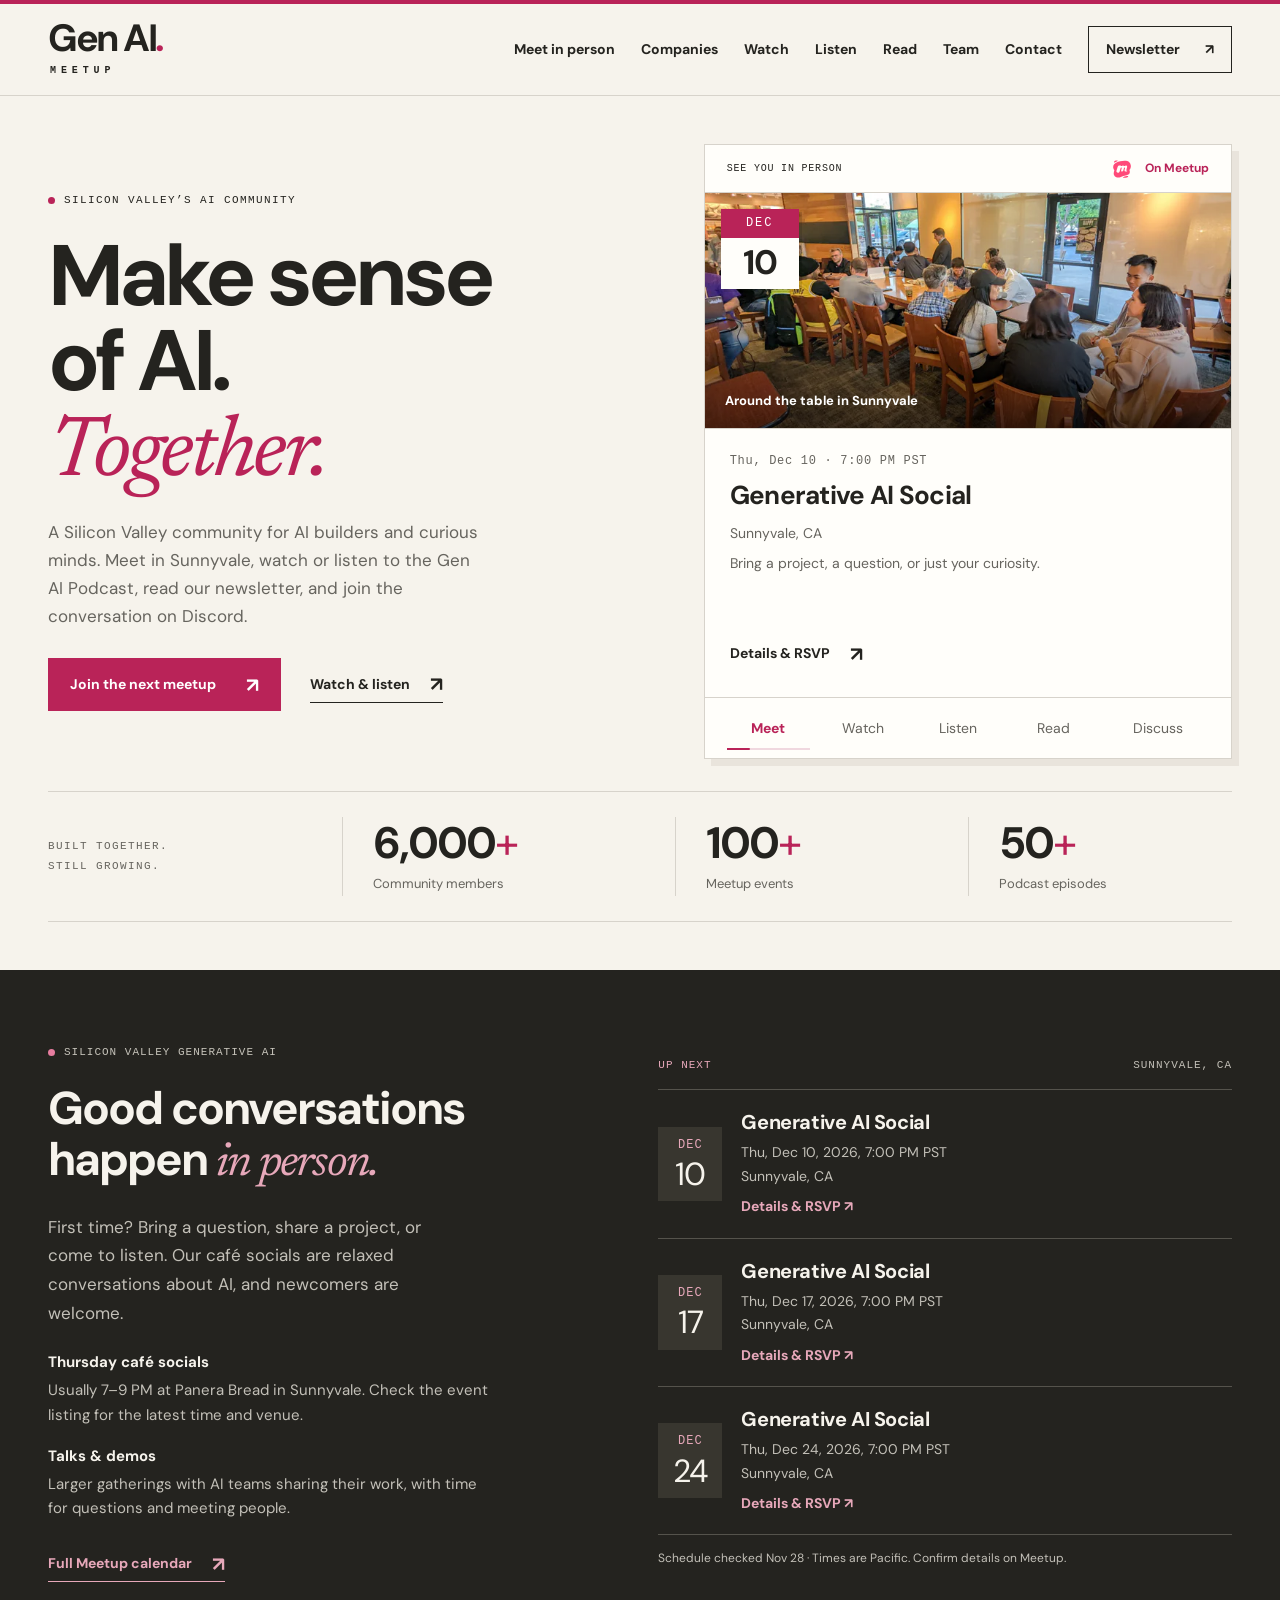
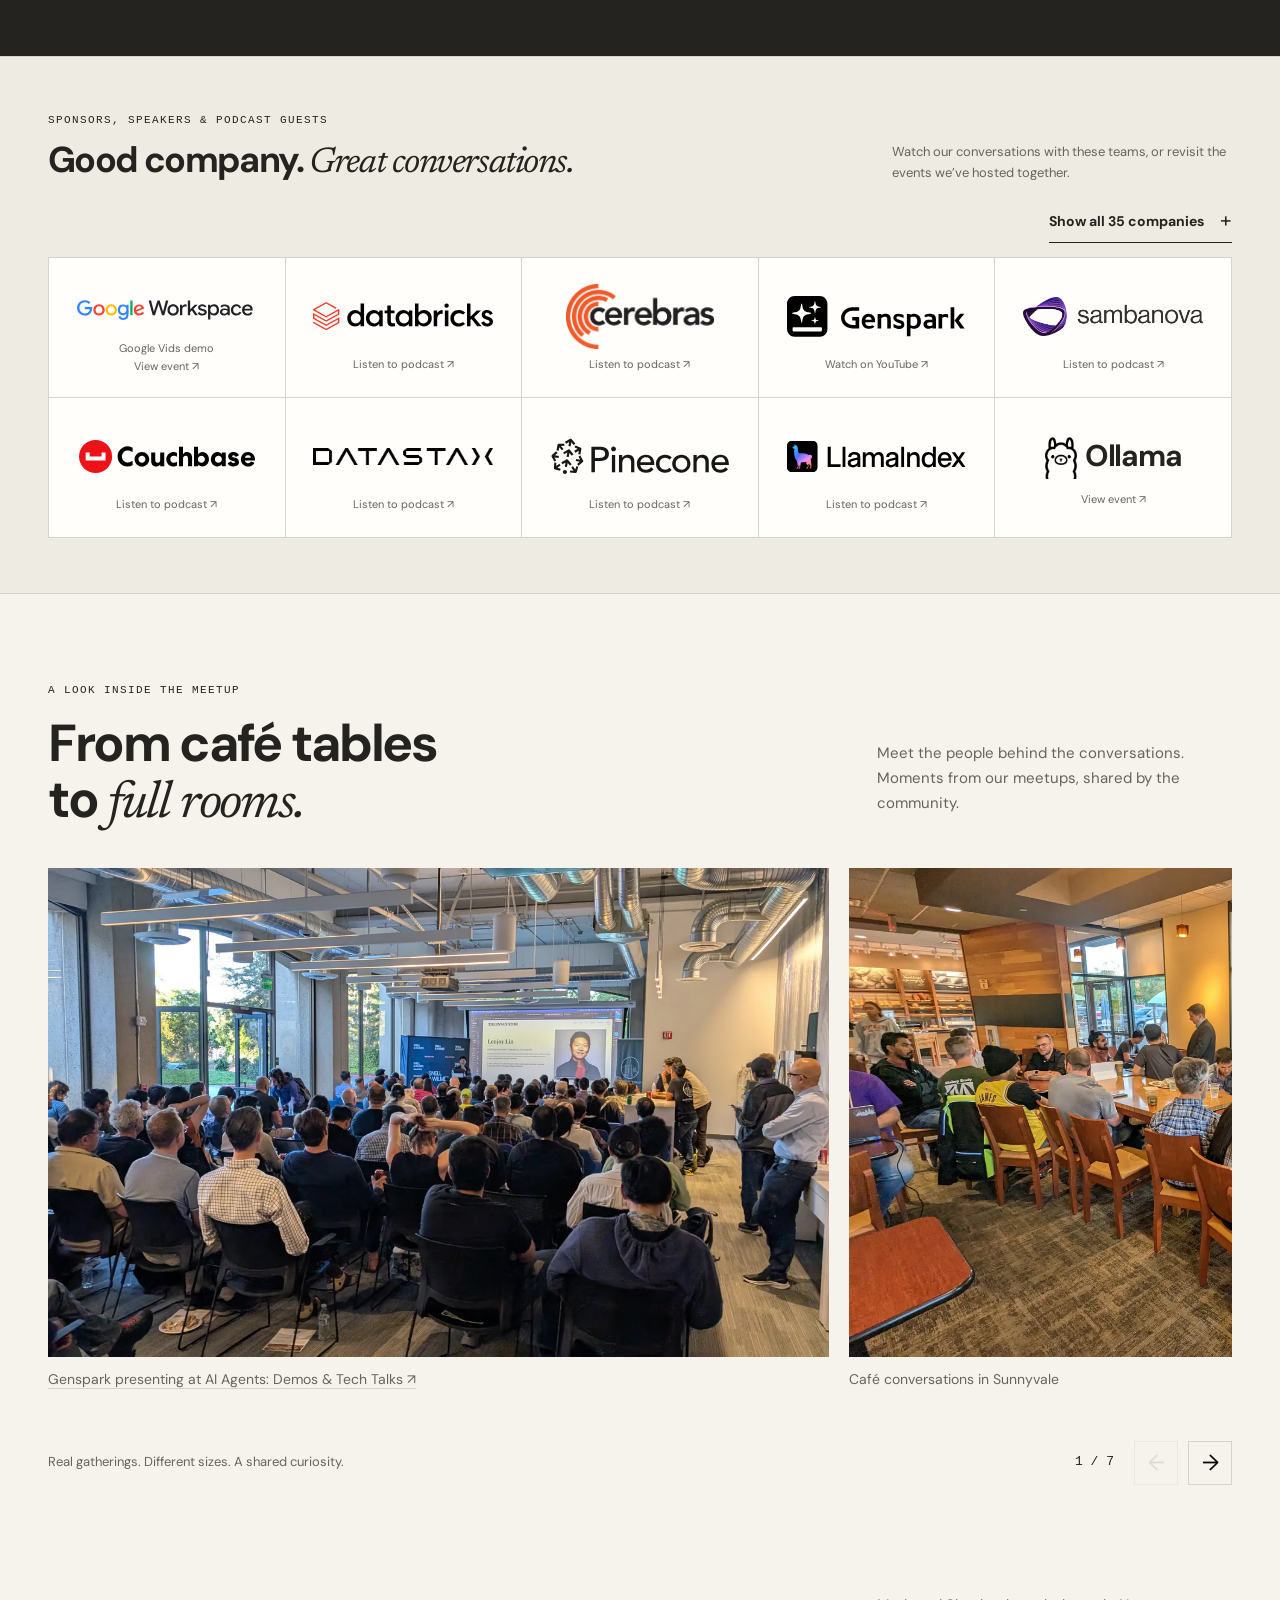
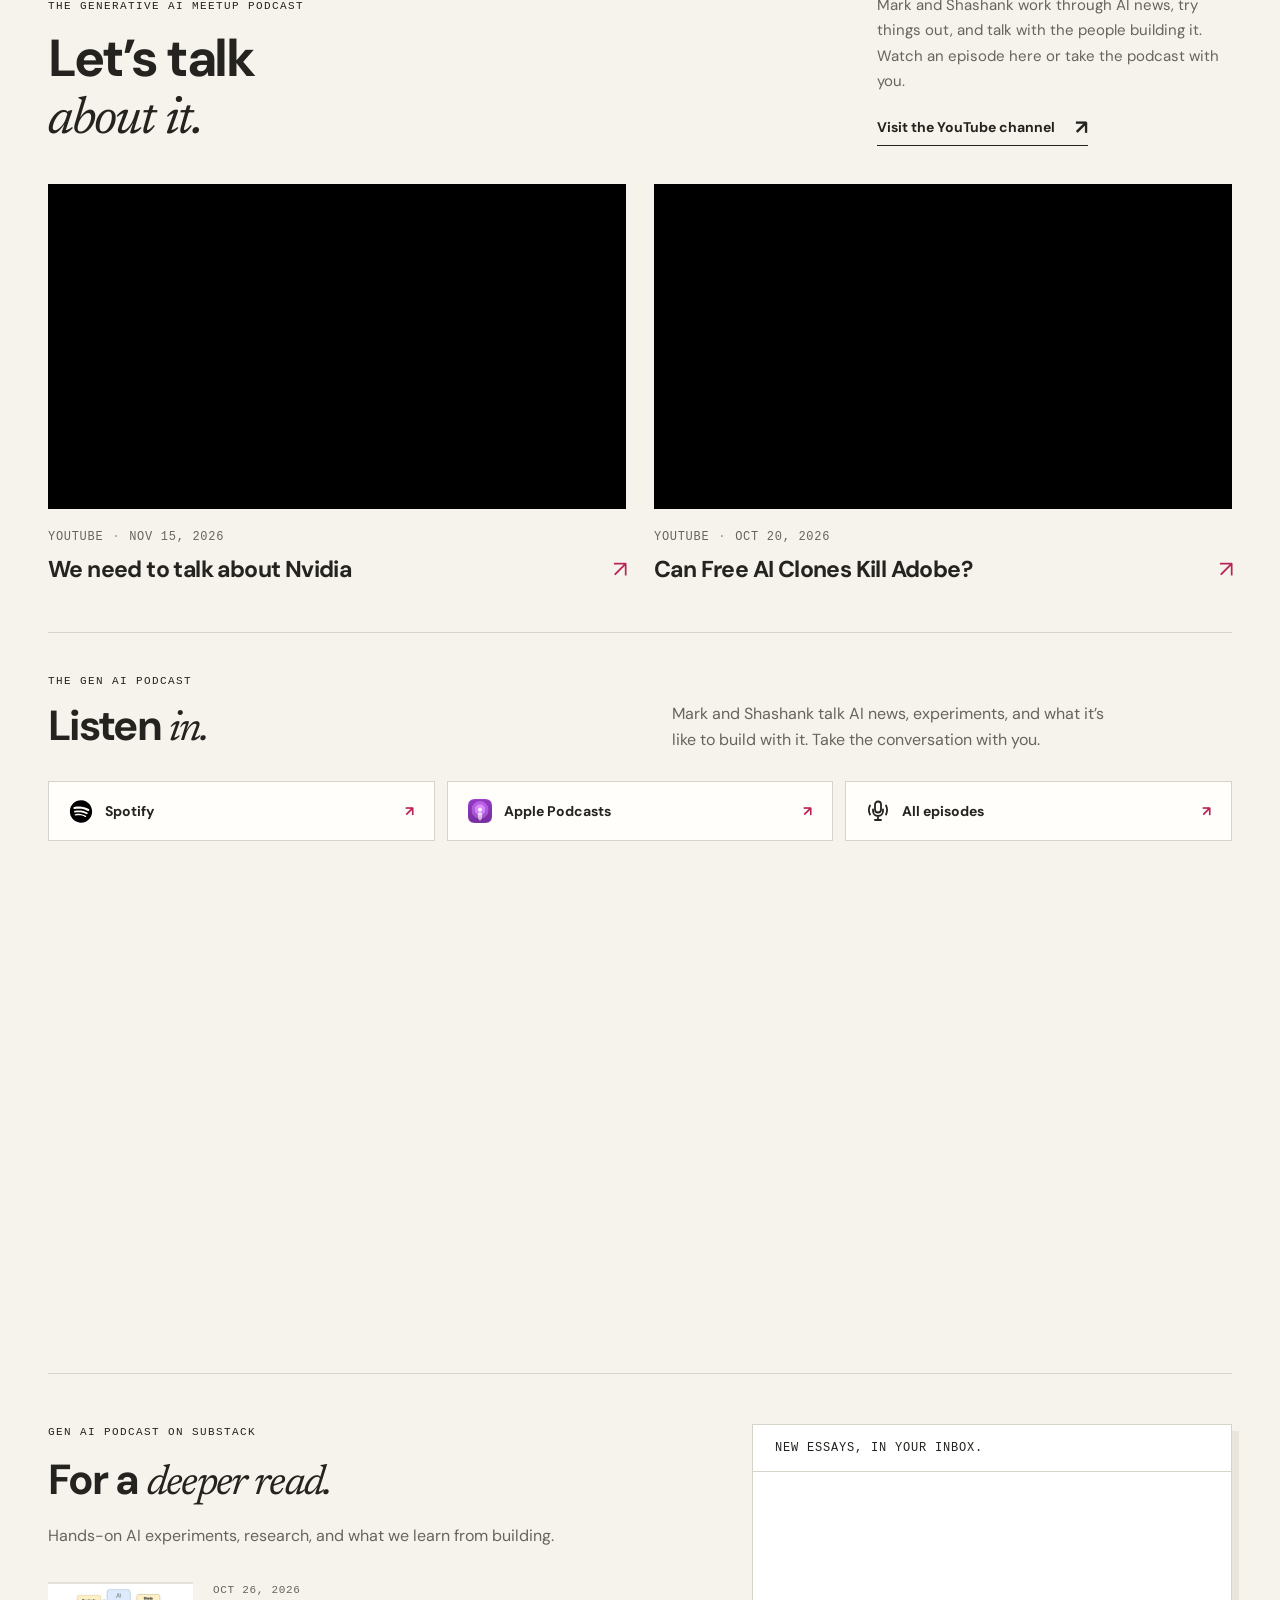
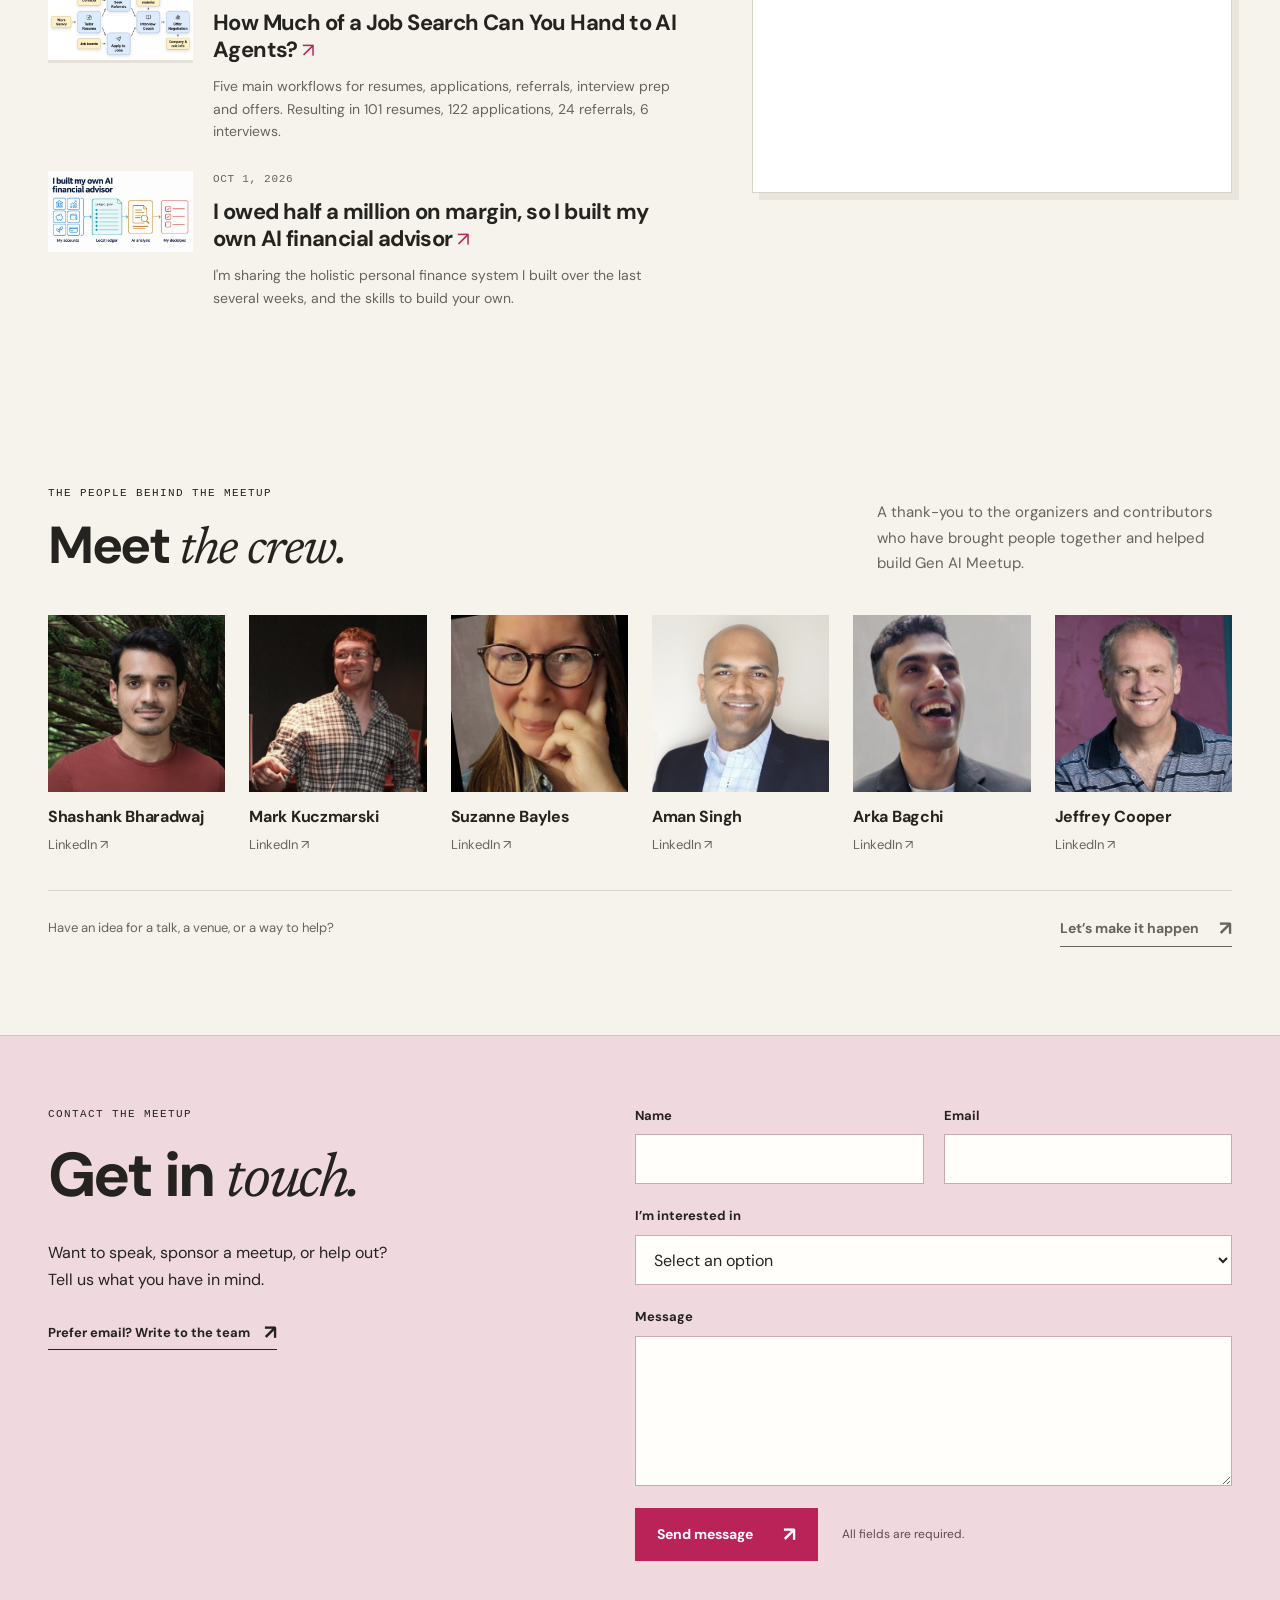
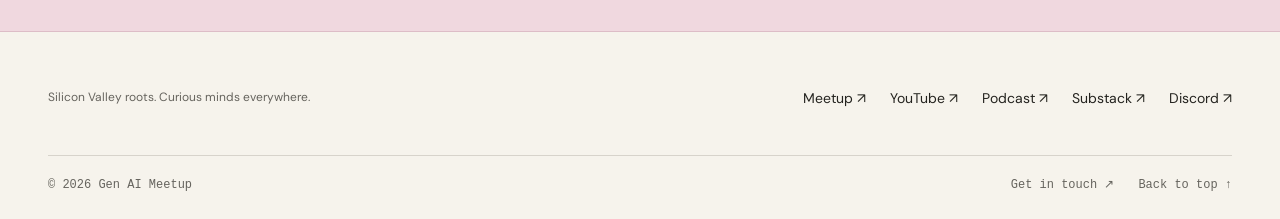
<file: index.html>
<!doctype html>
<html lang="en">
  <head>
    <meta charset="UTF-8" />
    <meta name="viewport" content="width=device-width, initial-scale=1" />
    <title>Gen AI Meetup — Meet, watch, listen, read.</title>
    <meta
      name="description"
      content="Make sense of AI together. Find Silicon Valley events, watch or listen to the Gen AI Podcast, and read hands-on experiments and long-form analysis on Substack."
    />
    <script type="application/ld+json">
      {
        "@context": "https://schema.org",
        "@type": "Organization",
        "@id": "https://genaimeetup.com/#organization",
        "name": "Gen AI Meetup",
        "url": "https://genaimeetup.com/",
        "logo": {
          "@type": "ImageObject",
          "url": "https://genaimeetup.com/assets/social/gen-ai-meetup-logo.png?v=276b1d1523",
          "width": 512,
          "height": 512
        },
        "description": "A Silicon Valley community for AI builders and curious minds, with in-person meetups, the Gen AI Podcast, and a newsletter on Substack.",
        "sameAs": [
          "https://www.meetup.com/gen-ai/",
          "https://www.youtube.com/@GenAIPod",
          "https://podcast.genaimeetup.com/",
          "https://genaipod.substack.com/"
        ]
      }
    </script>
    <meta name="theme-color" content="#f6f3ec" />
    <link rel="canonical" href="https://genaimeetup.com/" />
    <meta property="og:type" content="website" />
    <meta
      property="og:title"
      content="Gen AI Meetup — Make sense of AI. Together."
    />
    <meta
      property="og:description"
      content="Silicon Valley meetups. Conversations on YouTube and podcast. A deeper read on Substack."
    />
    <meta property="og:url" content="https://genaimeetup.com/" />
    <meta
      property="og:image"
      content="https://genaimeetup.com/assets/social/gen-ai-meetup-share.png?v=cbca269c3d"
    />
    <meta property="og:image:width" content="1200" />
    <meta property="og:image:height" content="630" />
    <meta property="og:image:type" content="image/png" />
    <meta property="og:image:alt" content="Gen AI Meetup. Make sense of AI. Together. Silicon Valley’s AI community." />
    <meta name="twitter:card" content="summary_large_image" />
    <meta name="twitter:title" content="Gen AI Meetup — Make sense of AI. Together." />
    <meta name="twitter:description" content="Silicon Valley meetups, the Gen AI Podcast, and a deeper read on Substack." />
    <meta name="twitter:image" content="https://genaimeetup.com/assets/social/gen-ai-meetup-share.png?v=cbca269c3d" />
    <meta name="twitter:image:alt" content="Gen AI Meetup. Make sense of AI. Together. Silicon Valley’s AI community." />
    <link rel="icon" href="assets/favicon/favicon.ico" />
    <link rel="apple-touch-icon" href="assets/favicon/apple-touch-icon.png" />
    <link rel="manifest" href="assets/favicon/site.webmanifest" />
    <link
      rel="preload"
      href="assets/fonts/dm-sans-bold.ttf"
      as="font"
      type="font/ttf"
      crossorigin
    />
    <link rel="stylesheet" href="styles.css?v=4004cbb623" />
    <script defer src="analytics.js"></script>
    <script defer src="podcast.js?v=5286595a4f"></script>
    <script defer src="script.js?v=014fff9149"></script>
    <script defer src="events.js?v=e68bfa93fc"></script>
    <script defer src="gallery.js"></script>
    <script defer src="articles.js?v=7abcd734c1"></script>
    <script>
      // Keep local previews out of production analytics.
      if (
        ["genaimeetup.com", "www.genaimeetup.com"].includes(location.hostname)
      ) {
        window.dataLayer = window.dataLayer || [];
        window.gtag = function () {
          window.dataLayer.push(arguments);
        };
        gtag("js", new Date());
        gtag("config", "G-2SBYVRP5C7");
        const tag = document.createElement("script");
        tag.async = true;
        tag.src = "https://www.googletagmanager.com/gtag/js?id=G-2SBYVRP5C7";
        document.head.append(tag);
      }
    </script>
  </head>
  <body>
    <svg xmlns="http://www.w3.org/2000/svg" width="0" height="0" style="position: absolute; overflow: hidden" aria-hidden="true" focusable="false">
      <defs>
        <symbol id="icon-podcast" viewBox="0 0 24 24">
          <g fill="none" stroke="currentColor" stroke-width="1.8" stroke-linecap="round" stroke-linejoin="round">
            <rect x="9" y="2.5" width="6" height="11" rx="3" />
            <path d="M7 10.5V12a5 5 0 0 0 10 0v-1.5M12 17v4M9 21h6M4 6.5a10 10 0 0 0 0 9M20 6.5a10 10 0 0 1 0 9" />
          </g>
        </symbol>
      </defs>
    </svg>
    <a class="skip-link" href="#main">Skip to content</a>
    <header class="site-header">
      <div class="container header-inner">
        <a class="wordmark" href="#hero" aria-label="Gen AI home">
          <span class="wordmark-name">Gen AI<span class="wordmark-dot">.</span></span>
          <span class="wordmark-small" aria-hidden="true"><span data-wordmark-label>Community</span></span>
        </a>
        <button
          class="menu-toggle"
          type="button"
          aria-controls="main-nav"
          aria-expanded="false"
        >
          Menu <span aria-hidden="true">+</span>
        </button>
        <nav class="main-nav" id="main-nav" aria-label="Main navigation">
          <a href="#events">Meet in person</a>
          <a href="#sponsors">Companies</a>
          <a href="#watch">Watch</a>
          <a href="#podcast">Listen</a>
          <a href="#read">Read</a>
          <a href="#crew">Team</a>
          <a href="#contact">Contact</a>
          <a
            class="nav-subscribe"
            href="https://genaipod.substack.com/subscribe"
            aria-label="Subscribe to the newsletter on Substack"
            data-channel="substack"
            data-location="navigation"
             target="_blank" rel="noopener noreferrer">Newsletter <span aria-hidden="true">↗</span></a
          >
        </nav>
      </div>
    </header>
    <main id="main">
      <section class="hero container" id="hero" aria-labelledby="hero-title">
        <div class="hero-copy">
          <p class="eyebrow">
            <span class="live-dot" aria-hidden="true"></span> SILICON VALLEY’S AI COMMUNITY
          </p>
          <h1 id="hero-title">
            Make sense<br />of AI.<br /><em>Together.</em>
          </h1>
          <p class="hero-description">
            A Silicon Valley community for AI builders and curious minds. Meet in
            Sunnyvale, watch or listen to the Gen AI Podcast, read our newsletter,
            and join the conversation on Discord.
          </p>
          <div class="hero-actions">
            <a
              class="button button-pink"
              data-event-link
              href="https://www.meetup.com/gen-ai/events/"
              data-channel="meetup"
              data-location="hero"
               target="_blank" rel="noopener noreferrer">Join the next meetup <span aria-hidden="true">↗</span></a
            >
            <a
              class="text-link"
              href="#watch"
              >Watch &amp; listen <span aria-hidden="true">↗</span></a
            >
          </div>
        </div>
      <section class="community-stats" aria-label="Our community in numbers">
        <p class="eyebrow">BUILT TOGETHER.<br />STILL GROWING.</p>
        <div><strong>6,000<span>+</span></strong><span>Community members</span></div>
        <div><strong>100<span>+</span></strong><span>Meetup events</span></div>
        <div><strong>50<span>+</span></strong><span>Podcast episodes</span></div>
      </section>
        <div class="hero-feature feature-carousel" role="region" aria-roledescription="carousel" aria-label="Community highlights">
          <div class="feature-slides" aria-live="off">
            <article class="feature-slide" id="feature-event" role="group" aria-roledescription="slide" aria-label="1 of 5: Upcoming meetup">
              <div class="feature-topline"><span class="eyebrow">SEE YOU IN PERSON</span><span class="feature-platform"><span class="feature-platform-icon" aria-hidden="true"><img src="assets/platforms/meetup.svg" width="24" height="24" alt="" /></span>On Meetup</span></div>
              <a class="feature-event-cover" data-event-link href="https://www.meetup.com/gen-ai/events/" data-channel="meetup" data-location="hero-event" aria-label="See the next meetup" target="_blank" rel="noopener noreferrer">
                <img class="feature-event-photo" src="assets/community/cafe-tables.webp" srcset="assets/community/cafe-tables-720.webp 720w, assets/community/cafe-tables.webp 1440w" sizes="(max-width: 620px) calc(100vw - 40px), (max-width: 1100px) 45vw, 535px" width="1440" height="1084" alt="People talking around several tables at a Sunnyvale café meetup." fetchpriority="high" />
                <span class="feature-photo-caption">Around the table in Sunnyvale</span>
                <div class="feature-calendar" aria-hidden="true"><span data-event-month>LET’S</span><strong data-event-day>MEET</strong></div>
              </a>
              <div class="feature-copy">
                <p class="meta" data-event-date>UPCOMING IN SUNNYVALE</p>
                <h2><a data-event-link data-event-title href="https://www.meetup.com/gen-ai/events/" data-channel="meetup" data-location="hero-event" target="_blank" rel="noopener noreferrer">Meet the community in person</a></h2>
                <p data-event-location>Sunnyvale, CA</p>
                <p class="feature-event-invitation">Bring a project, a question, or just your curiosity.</p>
                <a class="text-link" data-event-link href="https://www.meetup.com/gen-ai/events/" data-channel="meetup" data-location="hero-event" target="_blank" rel="noopener noreferrer"><span class="event-cta-label" data-event-cta>See upcoming events</span> <span aria-hidden="true">↗</span></a>
              </div>
            </article>
            <article class="feature-slide" id="feature-video" role="group" aria-roledescription="slide" aria-label="2 of 5: Featured video" hidden>
              <div class="feature-topline"><span class="eyebrow">THE LATEST CONVERSATION</span><span class="feature-platform"><span class="feature-platform-icon" aria-hidden="true"><img class="feature-platform-youtube" src="assets/platforms/youtube.png" width="52" height="45" alt="" /></span>On YouTube</span></div>
              <a class="feature-cover video-image" data-feature-video-link href="https://www.youtube.com/watch?v=mt4qfLVVh9g" data-channel="youtube" data-location="hero-video" aria-label="Watch Can Free AI Clones Kill Adobe?" target="_blank" rel="noopener noreferrer">
                <img data-feature-video-image src="assets/editorial/youtube-mt4qfLVVh9g-maxresdefault.jpg" width="1280" height="720" alt="Can Free AI Clones Kill Adobe? video thumbnail." />
                <span class="play-button" aria-hidden="true">▶</span>
              </a>
              <div class="feature-copy">
                <p class="meta">GEN AI MEETUP PODCAST <span>·</span> <time data-feature-video-date datetime="2026-10-20">OCT 20, 2026</time></p>
                <h2><a data-feature-video-link data-feature-video-title href="https://www.youtube.com/watch?v=mt4qfLVVh9g" data-channel="youtube" data-location="hero-video" target="_blank" rel="noopener noreferrer">Can Free AI Clones Kill Adobe?</a></h2>
                <p>News, experiments, and honest conversations about building with AI.</p>
                <a class="text-link" data-feature-video-link href="https://www.youtube.com/watch?v=mt4qfLVVh9g" data-channel="youtube" data-location="hero-video" target="_blank" rel="noopener noreferrer">Watch the episode <span aria-hidden="true">↗</span></a>
              </div>
            </article>
            <article class="feature-slide" id="feature-podcast" role="group" aria-roledescription="slide" aria-label="3 of 5: Latest podcast episode" hidden>
              <div class="feature-topline"><span class="eyebrow">THE LATEST EPISODE</span><span class="feature-platform"><svg class="icon podcast-icon" aria-hidden="true" focusable="false" viewBox="0 0 24 24"><use href="#icon-podcast" /></svg>Gen AI Podcast</span></div>
              <iframe class="feature-podcast-player" id="hero-podcast-player" data-podcast-player title="Play the latest Gen AI Podcast episode" src="https://www.podbean.com/player-v2/?i=tniji-1b8c456&amp;share=0&amp;download=0&amp;rtl=0&amp;fonts=Arial&amp;skin=1&amp;font-color=auto&amp;logo_link=none&amp;btn-skin=b92358&amp;size=150" width="100%" height="150" loading="lazy" allow="autoplay" referrerpolicy="strict-origin-when-cross-origin"></iframe>
              <div class="feature-copy feature-podcast-copy">
                <p class="meta podcast-episode-meta"><time data-podcast-date></time><span data-podcast-duration></span></p>
                <h2><a data-podcast-title data-podcast-link href="https://podcast.genaimeetup.com/" data-channel="podcast" data-location="hero-podcast" target="_blank" rel="noopener noreferrer">Catch up with the Gen AI Podcast</a></h2>
                <p data-podcast-description>AI news, experiments, and conversations with Mark and Shashank.</p>
                <div class="feature-podcast-providers" aria-label="More ways to listen">
                  <a href="https://open.spotify.com/show/17iOtOaooBbod2vGLvh7cS" data-channel="podcast" data-location="hero-podcast" target="_blank" rel="noopener noreferrer"><img src="assets/platforms/spotify.svg" width="18" height="18" alt="" />Spotify</a>
                  <a href="https://podcasts.apple.com/us/podcast/the-generative-ai-meetup-podcast/id1727039579" data-channel="podcast" data-location="hero-podcast" target="_blank" rel="noopener noreferrer"><img src="assets/platforms/apple-podcasts.png" width="18" height="18" alt="" />Apple Podcasts</a>
                  <a data-podcast-link href="https://podcast.genaimeetup.com/" data-channel="podcast" data-location="hero-podcast" target="_blank" rel="noopener noreferrer">Listen to podcast <span aria-hidden="true">↗</span></a>
                </div>
              </div>
            </article>
            <article class="feature-slide" id="feature-article" role="group" aria-roledescription="slide" aria-label="4 of 5: Featured article" hidden>
          <div class="feature-topline">
            <span class="eyebrow">FEATURED READ</span
            ><span class="feature-platform"
              ><span class="feature-platform-icon" aria-hidden="true"><img class="feature-platform-substack" src="assets/platforms/substack.png" width="40" height="40" alt="" /></span>
              On Substack</span
            >
          </div>
          <a
            class="feature-cover"
            href="https://genaipod.substack.com/p/ai-job-search"
            data-channel="substack"
            data-location="hero-article"
            aria-label="Read How Much of a Job Search Can You Hand to AI Agents?"
             target="_blank" rel="noopener noreferrer"><img
              src="assets/editorial/substack-ai-job-search-3f55e3ac8109.jpg"
              width="960"
              height="504"
              alt=""
              loading="lazy"
          /></a>
          <div class="feature-copy">
            <p class="meta"><time datetime="2026-10-26T01:21:14Z">OCT 26, 2026</time></p>
            <h2>
              <a
                href="https://genaipod.substack.com/p/ai-job-search"
                data-channel="substack"
                data-location="hero-article"
                 target="_blank" rel="noopener noreferrer">How Much of a Job Search Can You Hand to AI Agents?</a
              >
            </h2>
            <p>
              Five main workflows for resumes, applications, referrals, interview prep and offers. Resulting in 101 resumes, 122 applications, 24 referrals, 6 interviews.
            </p>
            <a
              class="text-link"
              href="https://genaipod.substack.com/p/ai-job-search"
              data-channel="substack"
              data-location="hero-article"
               target="_blank" rel="noopener noreferrer">Read the story <span aria-hidden="true">↗</span></a
            >
          </div>
        </article>
            <article class="feature-slide" id="feature-discuss" role="group" aria-roledescription="slide" aria-label="5 of 5: Discuss on Discord" hidden>
              <div class="feature-topline"><span class="eyebrow">JOIN THE CONVERSATION</span><span class="feature-platform"><span class="feature-platform-icon" aria-hidden="true"><img src="assets/platforms/discord.svg" width="24" height="24" alt="" /></span>On Discord</span></div>
              <a class="feature-discuss-cover" href="https://discadia.com/gen-ai/" data-channel="discord" data-location="hero-discuss" aria-label="Join the Gen AI community on Discord" target="_blank" rel="noopener noreferrer">
                <img src="assets/platforms/discord.svg" width="80" height="61" alt="" />
                <span>Gen AI <em>on Discord.</em></span>
              </a>
              <div class="feature-copy">
                <p class="meta">A PLACE TO ASK, SHARE &amp; CONNECT</p>
                <h2><a href="https://discadia.com/gen-ai/" data-channel="discord" data-location="hero-discuss" target="_blank" rel="noopener noreferrer">Keep talking between meetups.</a></h2>
                <p>Ask a question, share what you’re building, or pick up a conversation from the podcast. Join the community on Discord.</p>
                <a class="text-link" href="https://discadia.com/gen-ai/" data-channel="discord" data-location="hero-discuss" target="_blank" rel="noopener noreferrer">Join the Discord <span aria-hidden="true">↗</span></a>
              </div>
            </article>
          </div>
          <div class="feature-controls" hidden>
            <div class="feature-selectors" aria-label="Choose a highlight">
              <button type="button" data-slide="0" aria-controls="feature-event" aria-pressed="true">Meet</button>
              <button type="button" data-slide="1" aria-controls="feature-video" aria-pressed="false">Watch</button>
              <button type="button" data-slide="2" aria-controls="feature-podcast" aria-pressed="false">Listen</button>
              <button type="button" data-slide="3" aria-controls="feature-article" aria-pressed="false">Read</button>
              <button type="button" data-slide="4" aria-controls="feature-discuss" aria-pressed="false">Discuss</button>
            </div>
          </div>
        </div>
      </section>
      <section
        class="events-section"
        id="events"
        aria-labelledby="events-title"
      >
        <div class="container events-layout">
          <div class="events-copy events-heading">
            <p class="eyebrow">
              <span class="live-dot" aria-hidden="true"></span> SILICON VALLEY
              GENERATIVE AI
            </p>
            <h2 id="events-title">
              Good conversations<br />happen <em>in person.</em>
            </h2>
          </div>
          <div class="upcoming-events">
            <div class="upcoming-heading"><span class="eyebrow">UP NEXT</span><span class="location-label">SUNNYVALE, CA</span></div>
            <div id="upcoming-events-list">
              <a class="meetup-fallback" href="https://www.meetup.com/gen-ai/events/" data-channel="meetup" data-location="events" target="_blank" rel="noopener noreferrer"><h3>There’s a seat at the table.</h3><p>Explore the next gathering, check the details, and RSVP on Meetup.</p><span class="text-link">See upcoming events <span aria-hidden="true">↗</span></span></a>
            </div>
            <p id="events-status" class="events-status" role="status">Event details and RSVPs are managed on Meetup.</p>
          </div>
          <div class="events-copy events-details">
            <p>
              First time? Bring a question, share a project, or come to listen.
              Our café socials are relaxed conversations about AI, and newcomers are welcome.
            </p>
            <dl class="meetup-formats">
              <div><dt>Thursday café socials</dt><dd>Usually 7–9 PM at Panera Bread in Sunnyvale. Check the event listing for the latest time and venue.</dd></div>
              <div><dt>Talks &amp; demos</dt><dd>Larger gatherings with AI teams sharing their work, with time for questions and meeting people.</dd></div>
            </dl>
            <a class="text-link events-calendar-link" href="https://www.meetup.com/gen-ai/events/" data-channel="meetup" data-location="events" target="_blank" rel="noopener noreferrer">Full Meetup calendar <span aria-hidden="true">↗</span></a>
          </div>
        </div>
      </section>
      <section class="partners-section" id="sponsors" aria-labelledby="partners-title">
        <div class="container">
          <div class="partners-heading">
            <div><p class="eyebrow">SPONSORS, SPEAKERS &amp; PODCAST GUESTS</p><h2 id="partners-title">Good company. <em>Great conversations.</em></h2></div>
            <p>Watch our conversations with these teams, or revisit the events we’ve hosted together.</p>
          </div>
          <div class="partner-controls" hidden>
            <button class="partner-toggle" id="partner-toggle" type="button" aria-expanded="false" aria-controls="partner-grid">
              <span class="partner-toggle-label">Show all companies</span><span class="partner-toggle-icon" aria-hidden="true">+</span>
            </button>
          </div>
          <ul class="partner-grid" id="partner-grid" aria-label="Past sponsors, speakers, and podcast guests" aria-live="off">
            <li class="partner-tile"><a class="partner-link" href="https://luma.com/0azsbkmf" target="_blank" rel="noopener noreferrer" aria-label="Google Workspace: Google Vids presentation by Pooja Jain, view event on Luma (opens in a new tab)" title="Google Vids presentation by Pooja Jain — Video AI Summit - Demos &amp; Tech Talks"><div class="partner-logo"><img src="assets/partners/google-workspace.svg" alt="Google Workspace" loading="lazy" width="180" height="65" /><span class="partner-note">Google Vids demo</span><span class="partner-action">View event ↗</span></div></a></li>
            <li class="partner-tile"><a class="partner-link" href="https://www.podbean.com/eas/pb-9ivg2-161ec9e" target="_blank" rel="noopener noreferrer" aria-label="Databricks: Listen to podcast (opens in a new tab)" title="Databricks Interview - Custom Models and Efficient Training"><div class="partner-logo"><img src="assets/partners/databricks.svg" alt="Databricks" loading="lazy" width="180" height="65" /><span class="partner-action">Listen to podcast ↗</span></div></a></li>
            <li class="partner-tile"><a class="partner-link" href="https://www.podbean.com/eas/pb-h9qbb-1636d13" target="_blank" rel="noopener noreferrer" aria-label="Cerebras: Listen to podcast (opens in a new tab)" title="Interview with Matt Hsu - How Cerebras is Taking on Nvidia in the ML Arena"><div class="partner-logo"><img src="assets/partners/cerebras.png" alt="Cerebras" loading="lazy" width="180" height="65" /><span class="partner-action">Listen to podcast ↗</span></div></a></li>
            <li class="partner-tile"><a class="partner-link" href="https://www.youtube.com/watch?v=6rTFThgH-jA&amp;t=372s" target="_blank" rel="noopener noreferrer" aria-label="Genspark: Watch on YouTube (opens in a new tab)" title="Interview with the fastest growing startup in terms of ARR | Genspark"><div class="partner-logo"><img src="assets/partners/genspark.svg" alt="Genspark" loading="lazy" width="180" height="65" /><span class="partner-action">Watch on YouTube ↗</span></div></a></li>
            <li class="partner-tile"><a class="partner-link" href="https://www.podbean.com/eas/pb-mxdcf-171a95d" target="_blank" rel="noopener noreferrer" aria-label="SambaNova: Listen to podcast (opens in a new tab)" title="World’s Fastest AI Inference: A Conversation with SambaNova’s Innovators"><div class="partner-logo"><img src="assets/partners/sambanova.png" alt="SambaNova" loading="lazy" width="180" height="65" /><span class="partner-action">Listen to podcast ↗</span></div></a></li>
            <li class="partner-tile"><a class="partner-link" href="https://www.podbean.com/eas/pb-753hb-15d21b7" target="_blank" rel="noopener noreferrer" aria-label="Couchbase: Listen to podcast (opens in a new tab)" title="Couchbase interview - On-Device Vector Store: A New Era for Edge Computing"><div class="partner-logo"><img src="assets/partners/couchbase.svg" alt="Couchbase" loading="lazy" width="180" height="65" /><span class="partner-action">Listen to podcast ↗</span></div></a></li>
            <li class="partner-tile"><a class="partner-link" href="https://www.podbean.com/eas/pb-dn9de-1576d63" target="_blank" rel="noopener noreferrer" aria-label="DataStax: Listen to podcast (opens in a new tab)" title="Unlocking the Future with Generative AI: Insights from Carter, Developer Relations at DataStax"><div class="partner-logo"><img src="assets/partners/datastax.png" alt="DataStax" loading="lazy" width="180" height="65" /><span class="partner-action">Listen to podcast ↗</span></div></a></li>
            <li class="partner-tile"><a class="partner-link" href="https://www.podbean.com/eas/pb-9kd9a-1561622" target="_blank" rel="noopener noreferrer" aria-label="Pinecone: Listen to podcast (opens in a new tab)" title="Unveiling Pinecone&#x27;s Canopy and the Power of Vector Databases"><div class="partner-logo"><img src="assets/partners/pinecone.svg" alt="Pinecone" loading="lazy" width="180" height="65" /><span class="partner-action">Listen to podcast ↗</span></div></a></li>
            <li class="partner-tile"><a class="partner-link" href="https://www.podbean.com/eas/pb-gss6j-156f8a6" target="_blank" rel="noopener noreferrer" aria-label="LlamaIndex: Listen to podcast (opens in a new tab)" title="TypeScript &amp; AI: Crafting the Future at LlamaIndex"><div class="partner-logo"><img src="assets/partners/llamaindex.svg" alt="LlamaIndex" loading="lazy" width="180" height="65" /><span class="partner-action">Listen to podcast ↗</span></div></a></li>
            <li class="partner-tile"><a class="partner-link" href="https://www.meetup.com/gen-ai/events/293654682/" target="_blank" rel="noopener noreferrer" aria-label="Ollama: View event on Meetup (opens in a new tab)" title="Ollama — Gen AI Demos &amp; Tech Talk"><div class="partner-logo"><div class="partner-brand"><img src="assets/partners/ollama.png" alt="Ollama" loading="lazy" width="181" height="256" /><span class="partner-name">Ollama</span></div><span class="partner-action">View event ↗</span></div></a></li>
            <li class="partner-tile"><a class="partner-link" href="https://www.meetup.com/gen-ai/events/302305291/" target="_blank" rel="noopener noreferrer" aria-label="DSPy: View event on Meetup (opens in a new tab)" title="DSPy: Programming—not prompting—Foundation Models at Databricks"><div class="partner-logo"><div class="partner-brand"><img src="assets/partners/dspy-icon.svg" alt="DSPy" loading="lazy" width="32" height="32" /><span class="partner-name">DSPy</span></div><span class="partner-note">Open-source framework</span><span class="partner-action">View event ↗</span></div></a></li>
            <li class="partner-tile"><a class="partner-link" href="https://luma.com/0azsbkmf" target="_blank" rel="noopener noreferrer" aria-label="Twelve Labs: View event on Luma (opens in a new tab)" title="Twelve Labs — Video AI Summit - Demos &amp; Tech Talks"><div class="partner-logo"><img src="assets/partners/twelve-labs.svg" alt="Twelve Labs" loading="lazy" width="180" height="65" /><span class="partner-action">View event ↗</span></div></a></li>
            <li class="partner-tile"><a class="partner-link" href="https://partiful.com/e/joRDIOYMqpogKjNtvlHY" target="_blank" rel="noopener noreferrer" aria-label="Augment Code: View event on Partiful (opens in a new tab)" title="Augment Code — Coding Agents - Lightning Talks"><div class="partner-logo"><img src="assets/partners/augment-code.svg" alt="Augment Code" loading="lazy" width="180" height="65" /><span class="partner-action">View event ↗</span></div></a></li>
            <li class="partner-tile"><a class="partner-link" href="https://partiful.com/e/joRDIOYMqpogKjNtvlHY" target="_blank" rel="noopener noreferrer" aria-label="Factory AI: View event on Partiful (opens in a new tab)" title="Factory AI — Coding Agents - Lightning Talks"><div class="partner-logo"><img src="assets/partners/factory.svg" alt="Factory AI" loading="lazy" width="180" height="65" /><span class="partner-action">View event ↗</span></div></a></li>
            <li class="partner-tile"><a class="partner-link" href="https://partiful.com/e/joRDIOYMqpogKjNtvlHY" target="_blank" rel="noopener noreferrer" aria-label="CodeRabbit: View event on Partiful (opens in a new tab)" title="CodeRabbit — Coding Agents - Lightning Talks"><div class="partner-logo"><img src="assets/partners/coderabbit.svg?v=c2d5b1eacd" alt="CodeRabbit" loading="lazy" width="180" height="65" /><span class="partner-action">View event ↗</span></div></a></li>
            <li class="partner-tile"><a class="partner-link" href="https://www.podbean.com/eas/pb-2aqtt-16d0bf0" target="_blank" rel="noopener noreferrer" aria-label="Insilico Medicine: Listen to podcast (opens in a new tab)" title="Don’t Die with AI | Interview with Alex Zhavoronkov at the Don’t Die Summit"><div class="partner-logo"><img src="assets/partners/insilico-medicine.svg" alt="Insilico Medicine" loading="lazy" width="180" height="65" /><span class="partner-action">Listen to podcast ↗</span></div></a></li>
            <li class="partner-tile"><a class="partner-link" href="https://www.youtube.com/watch?v=W_VN-Wm9HnE" target="_blank" rel="noopener noreferrer" aria-label="Sentient Foundation: Watch on YouTube (opens in a new tab)" title="Meet Dobby: Sentient&#x27;s 85 million dollar AI That REFUSES To Play Nice!"><div class="partner-logo"><img src="assets/partners/sentient-foundation.svg" alt="Sentient Foundation" loading="lazy" width="180" height="65" /><span class="partner-action">Watch on YouTube ↗</span></div></a></li>
            <li class="partner-tile"><a class="partner-link" href="https://www.youtube.com/watch?v=Zhi1MNa2Y6U&amp;t=655s" target="_blank" rel="noopener noreferrer" aria-label="Langflow: Watch on YouTube (opens in a new tab)" title="Building AI Agents Without Code | Interview with Langflow"><div class="partner-logo"><img src="assets/partners/langflow.svg" alt="Langflow" loading="lazy" width="180" height="65" /><span class="partner-action">Watch on YouTube ↗</span></div></a></li>
            <li class="partner-tile"><a class="partner-link" href="https://luma.com/onzacpd2" target="_blank" rel="noopener noreferrer" aria-label="Milvus: View event on Luma (opens in a new tab)" title="Milvus — Data Engineering Summit"><div class="partner-logo"><img src="assets/partners/milvus.svg" alt="Milvus" loading="lazy" width="180" height="65" /><span class="partner-action">View event ↗</span></div></a></li>
            <li class="partner-tile"><a class="partner-link" href="https://luma.com/onzacpd2" target="_blank" rel="noopener noreferrer" aria-label="DatologyAI: View event on Luma (opens in a new tab)" title="DatologyAI — Data Engineering Summit"><div class="partner-logo"><img src="assets/partners/datologyai.svg" alt="DatologyAI" loading="lazy" width="180" height="65" /><span class="partner-action">View event ↗</span></div></a></li>
            <li class="partner-tile"><a class="partner-link" href="https://www.youtube.com/watch?v=-3NNCD-5EA8&amp;t=1s" target="_blank" rel="noopener noreferrer" aria-label="RealWear: Watch on YouTube (opens in a new tab)" title="The future of Augmented Reality | Interview with Real Wear CTO Timon Binder"><div class="partner-logo"><img src="assets/partners/realwear.svg" alt="RealWear" loading="lazy" width="180" height="65" /><span class="partner-action">Watch on YouTube ↗</span></div></a></li>
            <li class="partner-tile"><a class="partner-link" href="https://www.youtube.com/watch?v=KJ4PAA3Hqzc" target="_blank" rel="noopener noreferrer" aria-label="Merlin: Watch on YouTube (opens in a new tab)" title="How Merlin AI went from zero to over 2 million users"><div class="partner-logo"><img src="assets/partners/merlin-transparent.png" alt="Merlin" loading="lazy" width="2172" height="724" /><span class="partner-action">Watch on YouTube ↗</span></div></a></li>
            <li class="partner-tile"><a class="partner-link" href="https://www.youtube.com/watch?v=D9nwhOAXG7k&amp;t=2147s" target="_blank" rel="noopener noreferrer" aria-label="rtrvr.ai: Watch on YouTube (opens in a new tab)" title="How to automate your life with rtrvr.ai"><div class="partner-logo"><img src="assets/partners/rtrvr.svg" alt="rtrvr.ai" loading="lazy" width="180" height="65" /><span class="partner-action">Watch on YouTube ↗</span></div></a></li>
            <li class="partner-tile"><a class="partner-link" href="https://luma.com/onzacpd2" target="_blank" rel="noopener noreferrer" aria-label="Aparavi: View event on Luma (opens in a new tab)" title="Aparavi — Data Engineering Summit"><div class="partner-logo"><img src="assets/partners/aparavi.svg" alt="Aparavi" loading="lazy" width="180" height="65" /><span class="partner-action">View event ↗</span></div></a></li>
            <li class="partner-tile"><a class="partner-link" href="https://www.meetup.com/gen-ai/events/293654682/" target="_blank" rel="noopener noreferrer" aria-label="Procopio: View event on Meetup (opens in a new tab)" title="Procopio — Gen AI Demos &amp; Tech Talk"><div class="partner-logo"><img src="assets/partners/procopio.svg" alt="Procopio" loading="lazy" width="180" height="65" /><span class="partner-action">View event ↗</span></div></a></li>
            <li class="partner-tile"><a class="partner-link" href="https://luma.com/5ccq20wd" target="_blank" rel="noopener noreferrer" aria-label="Snell &amp; Wilmer: View event on Luma (opens in a new tab)" title="Beyond the Prompt: Mastering the AI Collaboration Mindset"><div class="partner-logo"><img src="assets/partners/snell-wilmer.svg" alt="Snell &amp; Wilmer" loading="lazy" width="180" height="65" /><span class="partner-action">View event ↗</span></div></a></li>
            <li class="partner-tile"><a class="partner-link" href="https://www.podbean.com/eas/pb-ez5s4-16d330d" target="_blank" rel="noopener noreferrer" aria-label="Analytica: Listen to podcast (opens in a new tab)" title="The Most outstanding Electrical Engineering Student in the USA | Lonnie Chrisman"><div class="partner-logo"><img src="assets/partners/analytica.png" alt="Analytica" loading="lazy" width="180" height="65" /><span class="partner-action">Listen to podcast ↗</span></div></a></li>
            <li class="partner-tile"><a class="partner-link" href="https://luma.com/0azsbkmf" target="_blank" rel="noopener noreferrer" aria-label="Vimmerse (YC W22): View event on Luma (opens in a new tab)" title="Vimmerse — Video AI Summit - Demos &amp; Tech Talks"><div class="partner-logo"><div class="partner-brand"><img src="assets/partners/vimmerse.png" alt="Vimmerse" loading="lazy" width="180" height="65" /><span class="partner-name">Vimmerse</span></div><span class="partner-note">YC W22</span><span class="partner-action">View event ↗</span></div></a></li>
            <li class="partner-tile"><a class="partner-link" href="https://luma.com/0azsbkmf" target="_blank" rel="noopener noreferrer" aria-label="DeepReel (Boost VC backed): View event on Luma (opens in a new tab)" title="DeepReel — Video AI Summit - Demos &amp; Tech Talks"><div class="partner-logo"><div class="partner-brand"><img src="assets/partners/deepreel.svg" alt="DeepReel" loading="lazy" width="180" height="65" /><span class="partner-name">DeepReel</span></div><span class="partner-note">Boost VC backed</span><span class="partner-action">View event ↗</span></div></a></li>
            <li class="partner-tile"><a class="partner-link" href="https://www.meetup.com/gen-ai/events/294433262/" target="_blank" rel="noopener noreferrer" aria-label="Martian Router: View event on Meetup (opens in a new tab)" title="Understanding Intelligence in GenAI with Etan Ginsberg, Founder of Martian"><div class="partner-logo"><img src="assets/partners/martian.svg" alt="Martian Router" loading="lazy" width="180" height="65" /><span class="partner-action">View event ↗</span></div></a></li>
            <li class="partner-tile"><a class="partner-link" href="https://luma.com/5ccq20wd" target="_blank" rel="noopener noreferrer" aria-label="Prime Health Technologies: View event on Luma (opens in a new tab)" title="Prime Health Technologies — Beyond the Prompt: Mastering the AI Collaboration Mindset"><div class="partner-logo"><img src="assets/partners/prime-health-technologies.svg" alt="Prime Health Technologies" loading="lazy" width="180" height="65" /><span class="partner-action">View event ↗</span></div></a></li>
            <li class="partner-tile"><a class="partner-link" href="https://luma.com/5ccq20wd" target="_blank" rel="noopener noreferrer" aria-label="Fabrix.ai: View event on Luma (opens in a new tab)" title="Fabrix.ai — Beyond the Prompt: Mastering the AI Collaboration Mindset"><div class="partner-logo"><img src="assets/partners/fabrix.svg" alt="Fabrix.ai" loading="lazy" width="180" height="65" /><span class="partner-action">View event ↗</span></div></a></li>
            <li class="partner-tile"><a class="partner-link" href="https://partiful.com/e/joRDIOYMqpogKjNtvlHY" target="_blank" rel="noopener noreferrer" aria-label="Codeflash: View event on Partiful (opens in a new tab)" title="Codeflash — Coding Agents - Lightning Talks"><div class="partner-logo"><img src="assets/partners/codeflash.svg" alt="Codeflash" loading="lazy" width="180" height="65" /><span class="partner-action">View event ↗</span></div></a></li>
            <li class="partner-tile"><a class="partner-link" href="https://partiful.com/e/joRDIOYMqpogKjNtvlHY" target="_blank" rel="noopener noreferrer" aria-label="PromptDriven: View event on Partiful (opens in a new tab)" title="PromptDriven — Coding Agents - Lightning Talks"><div class="partner-logo"><div class="partner-brand"><img src="assets/partners/promptdriven.svg" alt="PromptDriven" loading="lazy" width="180" height="65" /><span class="partner-name">Prompt Driven</span></div><span class="partner-action">View event ↗</span></div></a></li>
            <li class="partner-tile"><a class="partner-link" href="https://luma.com/0azsbkmf" target="_blank" rel="noopener noreferrer" aria-label="Xpressive.ai (Community project): View event on Luma (opens in a new tab)" title="Xpressive.ai — Video AI Summit - Demos &amp; Tech Talks"><div class="partner-logo"><span class="partner-name">Xpressive.ai</span><span class="partner-note">Community project</span><span class="partner-action">View event ↗</span></div></a></li>
          </ul>

        </div>
      </section>
      <section class="community-photos section-space" id="community-photos" aria-labelledby="community-photos-title">
        <div class="container">
          <div class="section-heading">
            <div><p class="eyebrow">A LOOK INSIDE THE MEETUP</p><h2 id="community-photos-title">From café tables<br />to <em>full rooms.</em></h2></div>
            <div class="section-intro community-formats">
              <p>Meet the people behind the conversations. Moments from our meetups, shared by the community.</p>
            </div>
          </div>
          <div class="photo-gallery" tabindex="0" role="region" aria-label="Photos from our community meetups">
            <figure class="photo-slide">
              <img src="assets/community/packed-talk.webp" srcset="assets/community/packed-talk-720.webp 720w, assets/community/packed-talk.webp 1440w" sizes="(max-width: 620px) 86vw, (max-width: 900px) 80vw, 780px" width="1440" height="810" alt="A packed audience listening to Genspark present at our AI Agents event." loading="lazy" decoding="async" />
              <figcaption><a href="https://www.meetup.com/gen-ai/events/307366624/" target="_blank" rel="noopener noreferrer" aria-label="Genspark presenting at AI Agents: Demos and Tech Talks (opens in a new tab)">Genspark presenting at AI Agents: Demos &amp; Tech Talks <span aria-hidden="true">↗</span></a></figcaption>
            </figure>
            <figure class="photo-slide">
              <img src="assets/community/cafe-tables.webp" srcset="assets/community/cafe-tables-720.webp 720w, assets/community/cafe-tables.webp 1440w" sizes="(max-width: 620px) 86vw, (max-width: 900px) 80vw, 780px" width="1440" height="1084" alt="Community members in conversation around café tables in Sunnyvale." loading="lazy" decoding="async" />
              <figcaption>Café conversations in Sunnyvale</figcaption>
            </figure>
            <figure class="photo-slide">
              <img src="assets/community/meetup-conversations.webp" srcset="assets/community/meetup-conversations-720.webp 720w, assets/community/meetup-conversations.webp 1440w" sizes="(max-width: 620px) 86vw, (max-width: 900px) 80vw, 780px" width="1440" height="1080" alt="Attendees talking and meeting each other at the Langflow and DataStax tech talk and social." loading="lazy" decoding="async" />
              <figcaption><a href="https://www.meetup.com/gen-ai/events/306556494/" target="_blank" rel="noopener noreferrer" aria-label="Tech talks and community conversations with Langflow and DataStax (opens in a new tab)">Tech talks and community conversations with Langflow &amp; DataStax <span aria-hidden="true">↗</span></a></figcaption>
            </figure>
            <figure class="photo-slide">
              <img src="assets/community/community-talk.webp" srcset="assets/community/community-talk-720.webp 720w, assets/community/community-talk.webp 1440w" sizes="(max-width: 620px) 86vw, (max-width: 900px) 80vw, 780px" width="1440" height="1084" alt="A crowded room listening to a presentation at our Sentient Foundation event." loading="lazy" decoding="async" />
              <figcaption><a href="https://www.meetup.com/gen-ai/events/305158672/" target="_blank" rel="noopener noreferrer" aria-label="Exploring community-built, open-source AI with Sentient Foundation (opens in a new tab)">Exploring community-built, open-source AI with Sentient Foundation <span aria-hidden="true">↗</span></a></figcaption>
            </figure>
            <figure class="photo-slide">
              <img src="assets/community/ai-agent-demo.webp" srcset="assets/community/ai-agent-demo-720.webp 720w, assets/community/ai-agent-demo.webp 1440w" sizes="(max-width: 620px) 86vw, (max-width: 900px) 80vw, 780px" width="1440" height="1080" alt="An organizer introducing Genspark in front of the AI Agents event presentation." loading="lazy" decoding="async" />
              <figcaption><a href="https://www.meetup.com/gen-ai/events/307366624/" target="_blank" rel="noopener noreferrer" aria-label="Introducing Genspark at our AI Agents event (opens in a new tab)">Introducing Genspark at our AI Agents event <span aria-hidden="true">↗</span></a></figcaption>
            </figure>
            <figure class="photo-slide">
              <img src="assets/community/community-audience.webp" srcset="assets/community/community-audience-720.webp 720w, assets/community/community-audience.webp 1440w" sizes="(max-width: 620px) 86vw, (max-width: 900px) 80vw, 780px" width="1440" height="810" alt="Attendees seated with laptops and notebooks at Coding Agents: Lightning Talks in Palo Alto." loading="lazy" decoding="async" />
              <figcaption><a href="https://luma.com/z6zle01b" target="_blank" rel="noopener noreferrer" aria-label="Coding Agents: Lightning Talks in Palo Alto (opens in a new tab)">Coding Agents: Lightning Talks in Palo Alto <span aria-hidden="true">↗</span></a></figcaption>
            </figure>
            <figure class="photo-slide">
              <img src="assets/community/cafe-conversations.webp" srcset="assets/community/cafe-conversations-720.webp 720w, assets/community/cafe-conversations.webp 1440w" sizes="(max-width: 620px) 86vw, (max-width: 900px) 80vw, 780px" width="1440" height="1084" alt="Small groups talking across several tables at Panera Bread in Sunnyvale." loading="lazy" decoding="async" />
              <figcaption>AI conversations around the tables at Panera Bread in Sunnyvale</figcaption>
            </figure>
          </div>
          <div class="gallery-footer">
            <p>Real gatherings. Different sizes. A shared curiosity.</p>
            <div class="gallery-controls" data-gallery-controls hidden>
              <span data-gallery-status aria-live="polite" aria-atomic="true">1 / 7</span>
              <button type="button" data-gallery-prev aria-label="Previous meetup photo">←</button>
              <button type="button" data-gallery-next aria-label="Next meetup photo">→</button>
            </div>
          </div>
        </div>
      </section>
      <section
        class="watch-section container section-space"
        id="watch"
        aria-labelledby="watch-title"
      >
        <div class="section-heading">
          <div>
            <p class="eyebrow">THE GENERATIVE AI MEETUP PODCAST</p>
            <h2 id="watch-title">Let’s talk<br /><em>about it.</em></h2>
          </div>
          <div class="section-intro">
            <p>
              Mark and Shashank work through AI news, try things out, and talk
              with the people building it. Watch an episode here or take the podcast
              with you.
            </p>
            <a
              class="text-link"
              href="https://www.youtube.com/@GenAIPod"
              data-channel="youtube"
              data-location="watch"
               target="_blank" rel="noopener noreferrer">Visit the YouTube channel <span aria-hidden="true">↗</span></a
            >
          </div>
        </div>
        <div class="video-grid" id="youtube-gallery">
          <article class="video-card">
            <iframe
              class="video-embed"
              src="https://www.youtube-nocookie.com/embed/mt4qfLVVh9g?playsinline=1&amp;rel=0"
              title="Play Can Free AI Clones Kill Adobe?"
              width="560"
              height="315"
              loading="lazy"
              allow="accelerometer; autoplay; encrypted-media; gyroscope; picture-in-picture; web-share"
              allowfullscreen
              referrerpolicy="strict-origin-when-cross-origin"
            ></iframe>
            <div class="video-info">
              <p class="meta">
                YOUTUBE <span>·</span>
                <time datetime="2026-10-20">OCT 20, 2026</time>
              </p>
              <h3>
                <a class="video-link" href="https://www.youtube.com/watch?v=mt4qfLVVh9g" data-channel="youtube" data-location="video" target="_blank" rel="noopener noreferrer">Can Free AI Clones Kill Adobe? <span aria-hidden="true">↗</span></a>
              </h3>
            </div>
          </article>
          <article class="video-card">
            <iframe
              class="video-embed"
              src="https://www.youtube-nocookie.com/embed/LGOAQZbvJ28?playsinline=1&amp;rel=0"
              title="Play How to Build Your Own AI Financial Advisor"
              width="560"
              height="315"
              loading="lazy"
              allow="accelerometer; autoplay; encrypted-media; gyroscope; picture-in-picture; web-share"
              allowfullscreen
              referrerpolicy="strict-origin-when-cross-origin"
            ></iframe>
            <div class="video-info">
              <p class="meta">
                YOUTUBE <span>·</span>
                <time datetime="2026-10-06">OCT 6, 2026</time>
              </p>
              <h3>
                <a class="video-link" href="https://www.youtube.com/watch?v=LGOAQZbvJ28" data-channel="youtube" data-location="video" target="_blank" rel="noopener noreferrer">How to Build Your Own AI Financial Advisor <span aria-hidden="true">↗</span></a>
              </h3>
            </div>
          </article>
        </div>
        <section class="podcast-section" id="podcast" aria-labelledby="podcast-title">
          <div class="podcast-heading">
            <div class="podcast-heading-copy">
              <p class="eyebrow">THE GEN AI PODCAST</p>
              <h2 id="podcast-title">Listen <em>in.</em></h2>
            </div>
            <p class="podcast-description">Mark and Shashank talk AI news, experiments, and what it’s like to build with it. Take the conversation with you.</p>
          </div>
          <div class="podcast-links" aria-label="Choose where to listen">
            <a
              href="https://open.spotify.com/show/17iOtOaooBbod2vGLvh7cS"
              data-channel="podcast"
              data-location="spotify"
               target="_blank" rel="noopener noreferrer"><img class="podcast-platform-icon" src="assets/platforms/spotify.svg" width="24" height="24" alt="" aria-hidden="true" />Spotify <span aria-hidden="true">↗</span></a
            ><a
              href="https://podcasts.apple.com/us/podcast/the-generative-ai-meetup-podcast/id1727039579"
              data-channel="podcast"
              data-location="apple"
               target="_blank" rel="noopener noreferrer"><img class="podcast-platform-icon" src="assets/platforms/apple-podcasts.png" width="24" height="24" alt="" aria-hidden="true" />Apple Podcasts <span aria-hidden="true">↗</span></a
            ><a
              href="https://podcast.genaimeetup.com/"
              data-channel="podcast"
              data-location="all-episodes"
               target="_blank" rel="noopener noreferrer"><svg class="icon podcast-icon podcast-platform-icon" aria-hidden="true" focusable="false" viewBox="0 0 24 24"><use href="#icon-podcast" /></svg>All episodes <span aria-hidden="true">↗</span></a
            >
          </div>
        <div class="podcast-player">
          <iframe data-podcast-playlist title="The Generative AI Meetup Podcast — play episodes" src="https://www.podbean.com/player-v2/?i=daq9r-11101d0-pbblog-playlist&amp;share=1&amp;download=1&amp;rtl=0&amp;fonts=Arial&amp;skin=1&amp;font-color=auto&amp;logo_link=episode_page&amp;order=episodic&amp;limit=10&amp;filter=all&amp;ss=a713390a017602015775e868a2cf26b0&amp;btn-skin=ff4081&amp;size=500" width="100%" height="420" loading="lazy" allow="autoplay" referrerpolicy="strict-origin-when-cross-origin"></iframe>
        </div>
        </section>
      </section>
      <section
        class="reading-section container section-space"
        id="read"
        aria-labelledby="read-title"
      >
        <div class="reading-content">
        <div class="reading-editorial">
          <header class="reading-heading">
            <p class="eyebrow">GEN AI PODCAST ON SUBSTACK</p>
            <h2 id="read-title">For a <em>deeper read.</em></h2>
            <p>Hands-on AI experiments, research, and what we learn from building.</p>
          </header>
        <div class="article-grid">
          <article class="article-card">
            <a class="article-image" href="https://genaipod.substack.com/p/ai-job-search" data-channel="substack" data-location="article" aria-label="Read How Much of a Job Search Can You Hand to AI Agents?" target="_blank" rel="noopener noreferrer"><img src="assets/editorial/substack-ai-job-search-3f55e3ac8109.jpg" width="960" height="504" alt="" loading="lazy" /></a>
            <div class="article-info">
              <p class="meta"><time datetime="2026-10-26T01:21:14Z">OCT 26, 2026</time></p>
              <h3><a href="https://genaipod.substack.com/p/ai-job-search" data-channel="substack" data-location="article" target="_blank" rel="noopener noreferrer">How Much of a Job Search Can You Hand to AI Agents? <span aria-hidden="true">↗</span></a></h3>
              <p>Five main workflows for resumes, applications, referrals, interview prep and offers. Resulting in 101 resumes, 122 applications, 24 referrals, 6 interviews.</p>
            </div>
          </article>
          <article class="article-card">
            <a class="article-image" href="https://genaipod.substack.com/p/personal-finance" data-channel="substack" data-location="article" aria-label="Read I owed half a million on margin, so I built my own AI financial advisor" target="_blank" rel="noopener noreferrer"><img src="assets/editorial/substack-personal-finance-2f8901e097c1.jpg" width="960" height="540" alt="" loading="lazy" /></a>
            <div class="article-info">
              <p class="meta"><time datetime="2026-10-01T13:45:50Z">OCT 1, 2026</time></p>
              <h3><a href="https://genaipod.substack.com/p/personal-finance" data-channel="substack" data-location="article" target="_blank" rel="noopener noreferrer">I owed half a million on margin, so I built my own AI financial advisor <span aria-hidden="true">↗</span></a></h3>
              <p>I&#x27;m sharing the holistic personal finance system I built over the last several weeks, and the skills to build your own.</p>
            </div>
          </article>
        </div>
        </div>
        <aside class="newsletter-signup" id="newsletter" aria-labelledby="newsletter-title">
          <h3 id="newsletter-title">New essays, in your inbox.</h3>
          <iframe src="https://genaipod.substack.com/embed" title="Subscribe to the Gen AI Podcast newsletter on Substack" width="480" height="320" loading="lazy"></iframe>
        </aside>
        </div>
      </section>
      <section class="crew-section container section-space" id="crew" aria-labelledby="crew-title">
        <div class="section-heading">
          <div><p class="eyebrow">THE PEOPLE BEHIND THE MEETUP</p><h2 id="crew-title">Meet <em>the crew.</em></h2></div>
          <div class="section-intro"><p>A thank-you to the organizers and contributors who have brought people together and helped build Gen AI Meetup.</p></div>
        </div>
        <div class="crew-grid"><a class="crew-card" href="https://www.linkedin.com/in/shashu10/" target="_blank" rel="noopener noreferrer"><img src="assets/crew/Shashank_Bharadwaj.jpeg" alt="Shashank Bharadwaj" width="300" height="300" loading="lazy" /><h3>Shashank Bharadwaj</h3><span>LinkedIn <span aria-hidden="true">↗</span></span></a>
<a class="crew-card" href="https://www.linkedin.com/in/markkuczmarski/" target="_blank" rel="noopener noreferrer"><img src="assets/crew/Mark_Kuczmarski.jpeg" alt="Mark Kuczmarski" width="300" height="300" loading="lazy" /><h3>Mark Kuczmarski</h3><span>LinkedIn <span aria-hidden="true">↗</span></span></a>
<a class="crew-card" href="https://www.linkedin.com/in/suzannebayles/" target="_blank" rel="noopener noreferrer"><img src="assets/crew/Suzanne_Bayles.jpeg" alt="Suzanne Bayles" width="300" height="300" loading="lazy" /><h3>Suzanne Bayles</h3><span>LinkedIn <span aria-hidden="true">↗</span></span></a>
<a class="crew-card" href="https://www.linkedin.com/in/amansingh2/" target="_blank" rel="noopener noreferrer"><img src="assets/crew/Aman_Singh.jpeg" alt="Aman Singh" width="300" height="300" loading="lazy" /><h3>Aman Singh</h3><span>LinkedIn <span aria-hidden="true">↗</span></span></a>
<a class="crew-card" href="https://www.linkedin.com/in/arka-bagchi-381a111b4/" target="_blank" rel="noopener noreferrer"><img src="assets/crew/Arka_Bagchi.jpeg" alt="Arka Bagchi" width="300" height="300" loading="lazy" /><h3>Arka Bagchi</h3><span>LinkedIn <span aria-hidden="true">↗</span></span></a>
<a class="crew-card" href="https://www.linkedin.com/in/jeffrey-cooper-iot/" target="_blank" rel="noopener noreferrer"><img src="assets/crew/Jeffrey_Cooper.jpeg" alt="Jeffrey Cooper" width="300" height="300" loading="lazy" /><h3>Jeffrey Cooper</h3><span>LinkedIn <span aria-hidden="true">↗</span></span></a></div>
        <div class="crew-invite"><p>Have an idea for a talk, a venue, or a way to help?</p><a class="text-link" href="#contact">Let’s make it happen <span aria-hidden="true">↗</span></a></div>
      </section>
      <section class="contact-section" id="contact" aria-labelledby="contact-title">
        <div class="container contact-layout">
          <div class="contact-copy">
            <p class="eyebrow">CONTACT THE MEETUP</p>
            <h2 id="contact-title">Get in <em>touch.</em></h2>
            <p>Want to speak, sponsor a meetup, or help out? Tell us what you have in mind.</p>
            <a class="text-link" href="mailto:southbaygenai@gmail.com" data-channel="email" data-location="contact">Prefer email? Write to the team <span aria-hidden="true">↗</span></a>
          </div>
          <form class="contact-form" data-track-contact action="https://formsubmit.co/southbaygenai%40gmail.com" method="POST" aria-labelledby="contact-title" aria-describedby="contact-required">
            <input type="hidden" name="_captcha" value="false" />
            <input type="hidden" name="_subject" value="New Contact Form Submission" />
            <div class="contact-form-row">
              <div class="form-group">
                <label for="name">Name</label>
                <input id="name" name="name" type="text" autocomplete="name" required />
              </div>
              <div class="form-group">
                <label for="email">Email</label>
                <input id="email" name="email" type="email" autocomplete="email" required />
              </div>
            </div>
            <div class="form-group">
              <label for="contactType">I’m interested in</label>
              <select id="contactType" name="contactType" required>
                <option value="" disabled selected>Select an option</option>
                <option value="sponsor">Becoming a sponsor</option>
                <option value="speaker">Speaking at an event</option>
                <option value="other">Other</option>
              </select>
            </div>
            <div class="form-group">
              <label for="message">Message</label>
              <textarea id="message" name="message" rows="5" required></textarea>
            </div>
            <div class="contact-form-footer">
              <button type="submit" class="button button-pink">Send message <span aria-hidden="true">↗</span></button>
              <p id="contact-required">All fields are required.</p>
            </div>
          </form>
        </div>
      </section>
    </main>
    <footer class="site-footer">
      <div class="container">
        <div class="footer-main">
          <p class="footer-tagline">Silicon Valley roots. Curious minds everywhere.</p>
          <nav class="footer-links" aria-label="Find us elsewhere">
            <a
              href="https://www.meetup.com/gen-ai/"
              data-channel="meetup"
              data-location="footer"
               target="_blank" rel="noopener noreferrer">Meetup ↗</a
            ><a
              href="https://www.youtube.com/@GenAIPod"
              data-channel="youtube"
              data-location="footer"
               target="_blank" rel="noopener noreferrer">YouTube ↗</a
            ><a
              href="https://podcast.genaimeetup.com/"
              data-channel="podcast"
              data-location="footer"
               target="_blank" rel="noopener noreferrer">Podcast ↗</a
            ><a
              href="https://genaipod.substack.com/"
              data-channel="substack"
              data-location="footer"
               target="_blank" rel="noopener noreferrer">Substack ↗</a
            ><a
              href="https://discadia.com/gen-ai/"
              data-channel="discord"
              data-location="footer"
               target="_blank" rel="noopener noreferrer">Discord ↗</a
            >
          </nav>
        </div>
        <div class="footer-bottom">
          <span>© <span id="current-year">2026</span> Gen AI Meetup</span
          ><a href="#contact"
            >Get in touch <span aria-hidden="true">↗</span></a
          ><a href="#hero">Back to top ↑</a>
        </div>
      </div>
    </footer>
  </body>
</html>
</file>
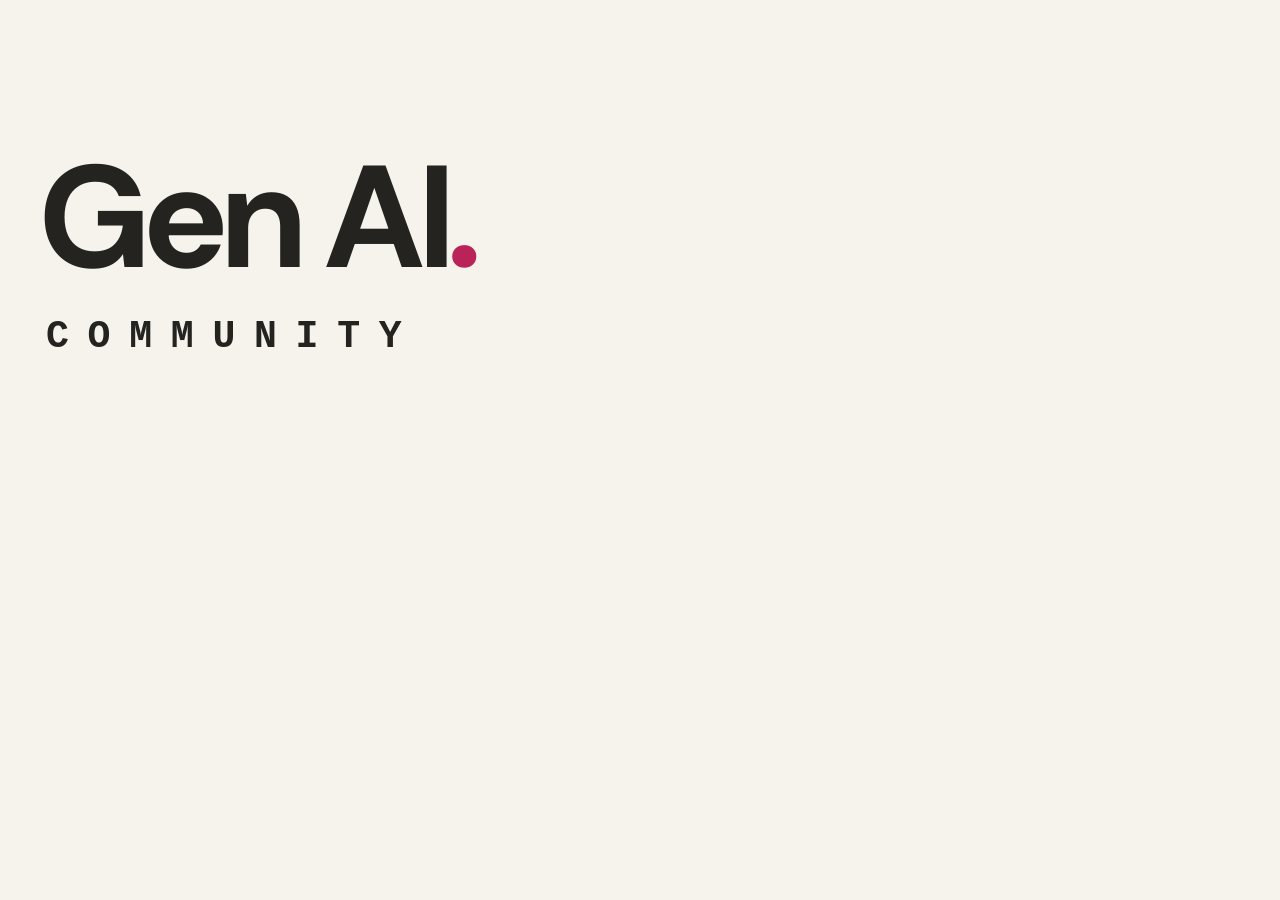
<file: assets/social/logo-source.html>
<!doctype html>
<html lang="en">
  <head>
    <meta charset="utf-8" />
    <meta name="robots" content="noindex" />
    <meta name="viewport" content="width=512, initial-scale=1" />
    <title>Gen AI Meetup — organization logo</title>
    <style>
      @font-face { font-family: "DM Sans"; font-weight: 700; src: url("../fonts/dm-sans-bold.ttf") format("truetype"); }
      * { box-sizing: border-box; }
      html, body { width: 512px; height: 512px; margin: 0; }
      body { display: grid; place-items: center; background: #f6f3ec; color: #24231f; font-family: "DM Sans", sans-serif; -webkit-font-smoothing: antialiased; }
      .wordmark { display: inline-grid; grid-template-columns: auto auto; font-size: 145px; line-height: .85; letter-spacing: -9.54px; font-weight: 700; }
      .wordmark-dot { color: #b92358; }
      .wordmark-small { grid-column: 1 / -1; font-family: "SFMono-Regular", Consolas, "Liberation Mono", monospace; font-size: 38.16px; line-height: 1; letter-spacing: 18.7px; margin-top: 38.16px; padding-left: 7.63px; }
    </style>
  </head>
  <body>
    <div class="wordmark" aria-label="Gen AI Community"><span>Gen AI</span><span class="wordmark-dot">.</span><span class="wordmark-small">COMMUNITY</span></div>
  </body>
</html>
</file>
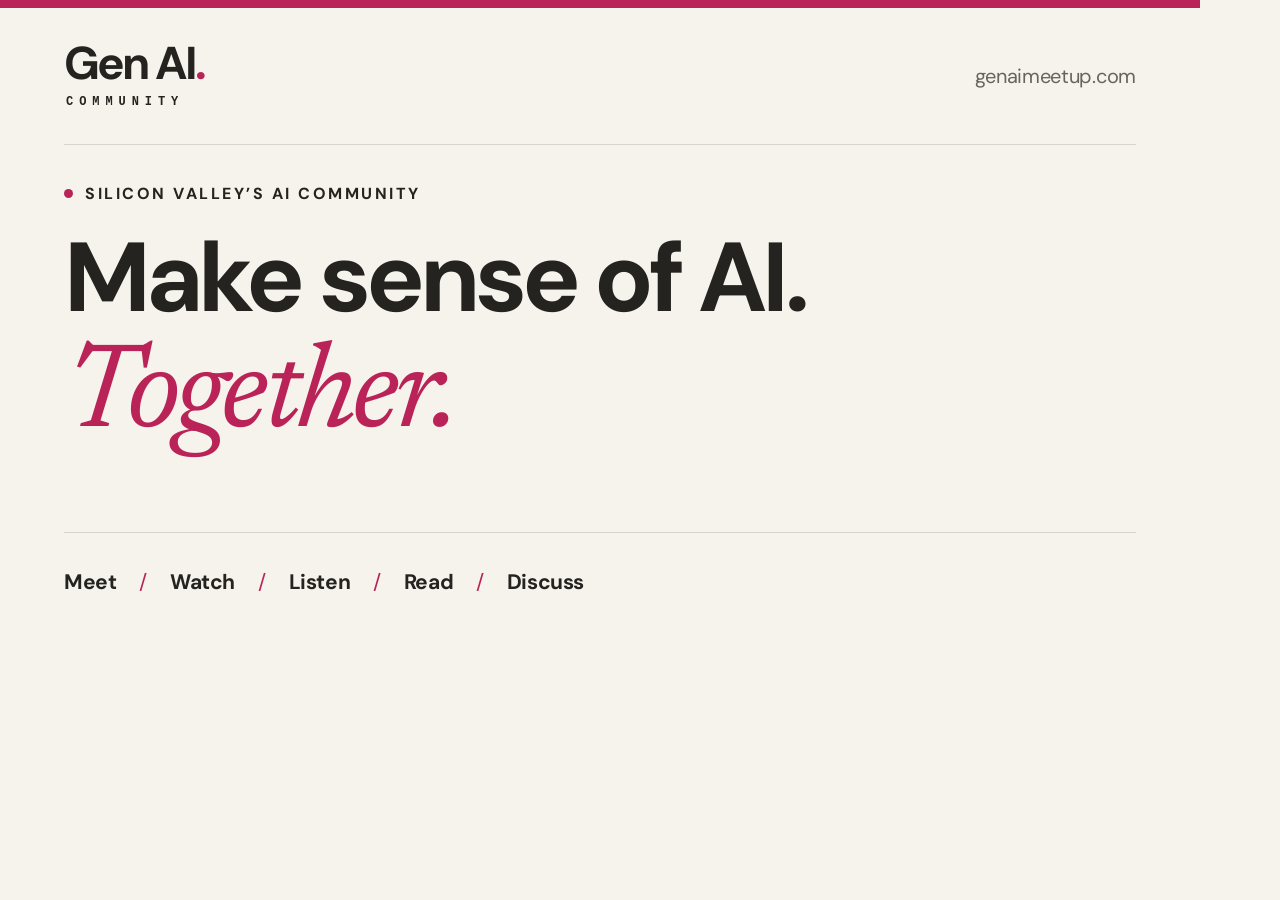
<file: assets/social/share-source.html>
<!doctype html>
<html lang="en">
  <head>
    <meta charset="utf-8" />
    <meta name="robots" content="noindex" />
    <meta name="viewport" content="width=1200, initial-scale=1" />
    <title>Gen AI Meetup — social share artwork</title>
    <style>
      @font-face { font-family: "DM Sans"; font-weight: 400; src: url("../fonts/dm-sans-regular.ttf") format("truetype"); }
      @font-face { font-family: "DM Sans"; font-weight: 700; src: url("../fonts/dm-sans-bold.ttf") format("truetype"); }
      @font-face { font-family: Newsreader; font-style: italic; font-weight: 400; src: url("../fonts/newsreader-italic.ttf") format("truetype"); }
      * { box-sizing: border-box; }
      html, body { width: 1200px; height: 630px; margin: 0; }
      body { background: #f6f3ec; color: #24231f; font-family: "DM Sans", sans-serif; -webkit-font-smoothing: antialiased; }
      .card { width: 1200px; height: 630px; border-top: 8px solid #b92358; padding: 0 64px; display: grid; grid-template-rows: 137px 387px 98px; }
      .header { display: flex; align-items: center; justify-content: space-between; border-bottom: 1px solid #d7d3cb; }
      .wordmark { display: inline-grid; grid-template-columns: auto auto; font-size: 46px; line-height: .85; letter-spacing: -3.03px; font-weight: 700; }
      .wordmark-dot { color: #b92358; }
      .wordmark-small { grid-column: 1 / -1; font-family: "SFMono-Regular", Consolas, "Liberation Mono", monospace; font-size: 12px; line-height: 1; letter-spacing: 5.93px; margin-top: 12px; padding-left: 2px; }
      .domain { color: #66645e; font-size: 20px; letter-spacing: -.3px; }
      .content { padding-top: 38px; }
      .eyebrow { margin: 0 0 23px; display: flex; align-items: center; gap: 12px; font-size: 16px; font-weight: 700; letter-spacing: 2.5px; text-transform: uppercase; }
      .eyebrow::before { content: ""; width: 9px; height: 9px; border-radius: 50%; background: #b92358; }
      h1 { margin: 0; font-size: 98px; line-height: 1.04; letter-spacing: -4.9px; font-weight: 700; }
      h1 em { display: block; margin-top: 7px; color: #b92358; font-family: Newsreader, Georgia, serif; font-size: 120px; line-height: 1.04; letter-spacing: -4.8px; font-weight: 400; }
      .footer { display: flex; align-items: center; border-top: 1px solid #d7d3cb; }
      .channels { display: flex; align-items: center; gap: 23px; margin: 0; padding: 0; list-style: none; font-size: 21px; font-weight: 700; letter-spacing: -.4px; }
      .channels li + li::before { content: "/"; margin-right: 23px; color: #b92358; font-weight: 400; }
    </style>
  </head>
  <body>
    <main class="card">
      <header class="header">
        <div class="wordmark" aria-label="Gen AI Community"><span>Gen AI</span><span class="wordmark-dot">.</span><span class="wordmark-small">COMMUNITY</span></div>
        <span class="domain">genaimeetup.com</span>
      </header>
      <section class="content">
        <p class="eyebrow">Silicon Valley’s AI community</p>
        <h1>Make sense of AI.<em>Together.</em></h1>
      </section>
      <footer class="footer">
        <ul class="channels" aria-label="Meet, watch, listen, read, and discuss"><li>Meet</li><li>Watch</li><li>Listen</li><li>Read</li><li>Discuss</li></ul>
      </footer>
    </main>
  </body>
</html>
</file>
<file: styles.css>
@font-face {
  font-family: "DM Sans";
  font-style: normal;
  font-weight: 400;
  font-display: swap;
  src: url("assets/fonts/dm-sans-regular.ttf") format("truetype");
}
@font-face {
  font-family: "DM Sans";
  font-style: normal;
  font-weight: 700;
  font-display: swap;
  src: url("assets/fonts/dm-sans-bold.ttf") format("truetype");
}
@font-face {
  font-family: Newsreader;
  font-style: italic;
  font-weight: 400;
  font-display: swap;
  src: url("assets/fonts/newsreader-italic.ttf") format("truetype");
}
:root {
  --header-height: 96px;
  --paper: #f6f3ec;
  --ink: #24231f;
  --muted: #66645e;
  --line: #d7d3cb;
  --pink: #b92358;
  --blush: #f0d8df;
  --white: #fffefa;
  --mono: "SFMono-Regular", Consolas, "Liberation Mono", monospace;
}
* {
  box-sizing: border-box;
}
html {
  scroll-behavior: smooth;
  scroll-padding-top: var(--header-height);
}
body {
  margin: 0;
  background: var(--paper);
  color: var(--ink);
  font-family: "DM Sans", Arial, sans-serif;
  font-size: 16px;
  line-height: 1.6;
  -webkit-font-smoothing: antialiased;
}
a {
  color: inherit;
  text-decoration: none;
}
button {
  font: inherit;
}
img {
  display: block;
  max-width: 100%;
  height: auto;
}
h1,
h2,
h3,
p {
  margin: 0;
}
h1,
h2,
h3 {
  font-weight: 700;
  line-height: 1.08;
  letter-spacing: -0.045em;
}
h2 {
  font-size: 52px;
}
em {
  font-family: Newsreader, Georgia, serif;
  font-weight: 400;
  letter-spacing: -0.04em;
}
a,
button {
  touch-action: manipulation;
}
a:focus-visible,
button:focus-visible {
  outline: 3px solid var(--pink);
  outline-offset: 5px;
}
::selection {
  background: var(--blush);
  color: var(--ink);
}
.container {
  width: min(1200px, calc(100% - 96px));
  margin-inline: auto;
}
.skip-link {
  position: fixed;
  top: 10px;
  left: 16px;
  z-index: 20;
  padding: 12px 20px;
  background: var(--ink);
  color: white;
  transform: translateY(-150%);
}
.skip-link:focus {
  transform: translateY(0);
}
.site-header {
  position: sticky;
  top: 0;
  z-index: 10;
  background: var(--paper);
  border-top: 4px solid var(--pink);
  border-bottom: 1px solid var(--line);
}
.header-inner {
  min-height: 91px;
  display: flex;
  align-items: center;
  justify-content: space-between;
  gap: 32px;
}
.wordmark {
  display: inline-grid;
  grid-template-columns: auto;
  flex-shrink: 0;
  font-size: 38px;
  line-height: 0.85;
  letter-spacing: -2.5px;
  font-weight: 700;
}
.wordmark-name {
  white-space: nowrap;
}
.wordmark-dot {
  color: var(--pink);
}
.wordmark-small {
  position: relative;
  display: block;
  height: 1.3em;
  overflow: hidden;
  font-family: var(--mono);
  font-size: 10px;
  line-height: 1.3;
  letter-spacing: 4.9px;
  margin-top: 10px;
  text-transform: uppercase;
}
[data-wordmark-label] {
  position: absolute;
  inset: 0 0 0 2px;
  white-space: nowrap;
}
.main-nav {
  display: flex;
  align-items: center;
  gap: 32px;
  font-size: 14px;
  font-weight: 700;
}
.main-nav a:not(.nav-subscribe):hover,
.footer-links a:hover,
.footer-bottom a:hover {
  color: var(--pink);
}
.nav-subscribe {
  padding: 11px 17px;
  border: 1px solid var(--ink);
  display: flex;
  gap: 25px;
  align-items: center;
  transition:
    background 0.2s,
    color 0.2s;
}
.nav-subscribe:hover {
  background: var(--ink);
  color: var(--paper);
}
.menu-toggle {
  display: none;
}
.eyebrow {
  font-family: var(--mono);
  font-size: 10px;
  line-height: 1.5;
  letter-spacing: 1.4px;
  font-weight: 400;
  display: flex;
  align-items: center;
  gap: 9px;
}
.live-dot {
  width: 7px;
  height: 7px;
  background: var(--pink);
  border-radius: 50%;
  display: inline-block;
  flex-shrink: 0;
}
.hero {
  display: grid;
  grid-template-columns: 1.12fr 1fr;
  gap: 84px;
  padding-block: 68px 66px;
  align-items: center;
}
.hero h1 {
  font-size: clamp(65px, 6.7vw, 92px);
  line-height: 0.99;
  letter-spacing: -5px;
  margin-block: 25px 24px;
}
.hero h1 em {
  color: var(--pink);
  line-height: 0.9;
}
.hero-description {
  max-width: 440px;
  font-size: 17px;
  line-height: 1.65;
  color: var(--muted);
}
.hero-actions {
  display: flex;
  align-items: center;
  gap: 29px;
  margin-top: 28px;
  flex-wrap: wrap;
}
.button {
  display: inline-flex;
  align-items: center;
  justify-content: space-between;
  gap: 30px;
  padding: 15px 21px;
  min-height: 53px;
  font-size: 14px;
  font-weight: 700;
  line-height: 1.4;
  border: 1px solid transparent;
  transition:
    background 0.2s,
    transform 0.2s;
}
.button:hover {
  transform: translateY(-2px);
}
.button span,
.text-link span {
  font-size: 20px;
  line-height: 1;
}
.button-pink {
  background: var(--pink);
  color: white;
}
.button-pink:hover {
  background: #991b47;
}
.button-ink {
  background: var(--ink);
  color: white;
}
.button-ink:hover {
  background: #45423a;
}
.text-link {
  display: inline-flex;
  align-items: center;
  gap: 20px;
  font-size: 14px;
  font-weight: 700;
  line-height: 1.5;
  padding-block: 7px;
  border-bottom: 1px solid currentColor;
}
.text-link:hover {
  color: var(--pink);
}
.hero-feature {
  background: var(--white);
  border: 1px solid var(--line);
  box-shadow: 7px 7px 0 #e9e4dc;
}
.feature-topline {
  display: flex;
  justify-content: space-between;
  align-items: center;
  gap: 12px;
  padding: 14px 22px;
  border-bottom: 1px solid var(--line);
}
.feature-platform {
  font-size: 11px;
  font-weight: 700;
  display: flex;
  align-items: center;
  gap: 10px;
  flex-shrink: 0;
  white-space: nowrap;
  color: var(--pink);
}
.feature-platform-icon {
  width: 26px;
  height: 18px;
  flex: none;
  display: flex;
  align-items: center;
  justify-content: center;
}
.feature-platform-icon img { width: 18px; height: auto; max-width: none; flex: none; }
/* Account for the transparent clear space in the original brand assets. */
.feature-platform-icon .feature-platform-youtube { width: 39px; }
.feature-platform-icon .feature-platform-substack { width: 30px; }
.icon {
  width: 20px;
  height: 20px;
  fill: none;
  stroke: currentColor;
  stroke-width: 1.7;
}
.feature-cover {
  display: block;
  overflow: hidden;
  background: white;
}
.feature-cover img {
  width: 100%;
  aspect-ratio: 1100/619;
  object-fit: cover;
  transition: transform 0.4s;
}
.feature-cover:hover img,
.article-image:hover img {
  transform: scale(1.025);
}
.feature-copy {
  padding: 23px 25px 25px;
  border-top: 1px solid var(--line);
}
.meta {
  display: flex;
  align-items: center;
  gap: 9px;
  font-family: var(--mono);
  font-size: 10px;
  line-height: 1.6;
  letter-spacing: 0.7px;
  color: var(--muted);
}
.meta span {
  color: #929087;
}
.feature-copy h2 {
  font-size: 27px;
  line-height: 1.15;
  letter-spacing: -0.7px;
  margin-top: 10px;
}
.feature-copy h2 a:hover,
.article-info h3 a:hover {
  color: var(--pink);
}
.feature-copy > p:not(.meta) {
  font-size: 13px;
  color: var(--muted);
  line-height: 1.65;
  margin-block: 14px 10px;
}
.feature-copy .text-link {
  font-size: 12px;
  border: 0;
  padding-bottom: 0;
}
.pathways {
  display: grid;
  grid-template-columns: repeat(3, 1fr);
  border-block: 1px solid var(--line);
  padding-block: 27px;
}
.pathway {
  display: flex;
  flex-direction: column;
  padding: 0 27px;
  border-right: 1px solid var(--line);
  gap: 6px;
}
.pathway:first-child {
  padding-left: 0;
}
.pathway:last-child {
  padding-right: 0;
  border-right: 0;
}
.path-number {
  font-family: var(--mono);
  font-size: 9px;
  letter-spacing: 1px;
  color: var(--muted);
}
.path-title {
  display: flex;
  align-items: center;
  justify-content: space-between;
  gap: 10px;
  font-weight: 700;
  font-size: 19px;
  letter-spacing: -0.6px;
}
.path-title > span {
  font-weight: 400;
  color: var(--pink);
  font-size: 23px;
  transition: transform 0.2s;
}
.pathway:hover .path-title {
  color: var(--pink);
}
.pathway:hover .path-title > span {
  transform: translate(2px, -2px);
}
.path-description {
  font-size: 12px;
  color: var(--muted);
}
.section-space {
  padding-block: 88px;
}
.section-heading {
  display: flex;
  justify-content: space-between;
  align-items: flex-end;
  gap: 64px;
  margin-bottom: 35px;
}
.section-heading h2 {
  margin-top: 16px;
}
.section-intro {
  width: 355px;
  flex-shrink: 0;
  padding-bottom: 3px;
}
.section-intro p {
  font-size: 15px;
  color: var(--muted);
  margin-bottom: 15px;
  line-height: 1.7;
}
.article-grid {
  display: grid;
  grid-template-columns: 1fr 1fr 1fr;
  gap: 27px;
  align-items: stretch;
}
.article-card {
  min-width: 0;
}
.article-image {
  display: block;
  overflow: hidden;
  background: #e5e1d9;
}
.article-image img {
  width: 100%;
  aspect-ratio: 1.6;
  object-fit: cover;
  transition: transform 0.4s;
}
.article-info {
  padding-top: 19px;
}
.article-info h3 {
  font-size: 24px;
  line-height: 1.23;
  letter-spacing: -0.6px;
  margin-top: 10px;
}
.article-info h3 span {
  font-size: 20px;
  font-weight: 400;
  color: var(--pink);
}
.article-info > p:not(.meta) {
  font-size: 14px;
  color: var(--muted);
  margin-top: 12px;
  line-height: 1.6;
}
.newsletter-card {
  padding: 27px;
  background: var(--blush);
  display: flex;
  align-items: flex-start;
  flex-direction: column;
}
.substack-mark {
  width: 31px;
  height: 34px;
  fill: none;
  stroke: var(--pink);
  stroke-width: 2;
  margin-bottom: 24px;
}
.newsletter-card .eyebrow {
  font-size: 9px;
  letter-spacing: 1px;
}
.newsletter-card h3 {
  font-size: 30px;
  line-height: 1.1;
  margin-top: 10px;
}
.newsletter-card > p:not(.eyebrow) {
  font-size: 13px;
  line-height: 1.65;
  margin-block: 15px 22px;
}
.newsletter-card .button {
  font-size: 12px;
  width: 100%;
  padding: 14px 16px;
  gap: 8px;
  margin-top: auto;
}
.newsletter-note {
  font-size: 10px;
  color: #5e4b51;
  margin-top: 10px;
}
.events-section {
  background: var(--ink);
  color: var(--paper);
  padding-block: 74px;
}
.events-layout {
  display: grid;
  grid-template-columns: 1.15fr 1fr;
  gap: 100px;
  align-items: center;
}
.events-copy > .eyebrow {
  color: #c6c3ba;
}
.events-copy .live-dot {
  background: #e77d9f;
}
.events-copy h2 {
  font-size: 50px;
  line-height: 1.1;
  margin-block: 23px;
}
.events-copy h2 em {
  color: #e7a8ba;
}
.events-copy > p:not(.eyebrow) {
  font-size: 15px;
  color: #c3c0b8;
  line-height: 1.7;
  max-width: 405px;
}
.community-proof {
  display: flex;
  align-items: center;
  gap: 22px;
  margin-top: 38px;
  border-top: 1px solid #55534c;
  padding-top: 21px;
  max-width: 405px;
}
.community-proof strong {
  font-size: 41px;
  font-weight: 400;
  line-height: 1;
  letter-spacing: -1.5px;
}
.community-proof span {
  font-size: 12px;
  line-height: 1.5;
  color: #c3c0b8;
}
.event-card {
  border: 1px solid #625d53;
  padding: 30px;
  background: #2e2d27;
}
.event-card-top {
  display: flex;
  align-items: center;
  gap: 12px;
  margin-bottom: 25px;
}
.calendar-icon {
  width: 29px;
  height: 29px;
  fill: none;
  stroke: #e7a8ba;
  stroke-width: 1.5;
  flex-shrink: 0;
}
.event-card-top .eyebrow {
  font-size: 9px;
  letter-spacing: 1px;
}
.location-label {
  font-family: var(--mono);
  font-size: 8px;
  letter-spacing: 0.7px;
  color: #c3c0b8;
  margin-left: auto;
}
.event-card h3 {
  font-size: 39px;
  line-height: 1.05;
  letter-spacing: -1px;
}
.event-card > p {
  font-size: 14px;
  color: #c3c0b8;
  line-height: 1.65;
  margin-block: 19px 24px;
  max-width: 360px;
}
.event-card .button {
  width: 100%;
  background: #dd7599;
  color: #221a1e;
}
.event-card .button:hover {
  background: #eca0bb;
}
.event-organizers {
  border-top: 1px solid #55534c;
  padding-top: 18px;
  margin-top: 24px;
  font-size: 11px;
}
.event-organizers p {
  color: #c3c0b8;
  margin-bottom: 4px;
}
.event-organizers a {
  text-decoration: underline;
  text-underline-offset: 4px;
  color: var(--paper);
}
.event-organizers a:hover {
  color: #e7a8ba;
}
.video-grid {
  display: grid;
  grid-template-columns: 1fr 1fr;
  gap: 28px;
}
.video-card { min-width: 0; }
.video-embed {
  display: block;
  width: 100%;
  height: auto;
  aspect-ratio: 16 / 9;
  min-height: 200px;
  border: 0;
  background: #000;
}
.video-image {
  position: relative;
  overflow: hidden;
  background: #e5e1d9;
}
.video-image img {
  width: 100%;
  aspect-ratio: 16/9;
  object-fit: cover;
  transition: transform 0.4s;
}
.play-button {
  position: absolute;
  inset: 0;
  margin: auto;
  width: 57px;
  height: 57px;
  display: grid;
  place-items: center;
  border: 1px solid #ffffffb3;
  border-radius: 50%;
  background: #24231fcc;
  color: white;
  font-size: 19px;
  padding-left: 3px;
  transition: background 0.2s;
}
.video-info {
  padding: 19px 0 0;
}
.video-info .meta { font-size: 12px; line-height: 1.5; }
.video-info h3 {
  font-size: 23px;
  letter-spacing: -0.6px;
  line-height: 1.25;
  margin-top: 9px;
}
.video-link {
  display: flex;
  justify-content: space-between;
  gap: 18px;
}
.video-info h3 span {
  font-weight: 400;
  color: var(--pink);
}
.video-link:hover {
  color: var(--pink);
}
.podcast-strip {
  display: flex;
  justify-content: space-between;
  align-items: center;
  gap: 24px;
  padding-block: 25px;
  margin-top: 34px;
  border-block: 1px solid var(--line);
}
.podcast-intro {
  display: flex;
  gap: 14px;
  align-items: center;
}
.podcast-intro > .icon {
  width: 30px;
  height: 30px;
  color: var(--pink);
}
.podcast-intro strong {
  display: block;
  font-size: 14px;
}
.podcast-intro span {
  display: block;
  font-size: 11px;
  color: var(--muted);
}
.podcast-links {
  display: flex;
  align-items: center;
  gap: 26px;
  flex-wrap: wrap;
}
.podcast-links a {
  font-size: 12px;
  font-weight: 700;
  padding: 10px 0;
}
.podcast-links a span {
  margin-left: 8px;
  color: var(--pink);
}
.podcast-links a:hover {
  color: var(--pink);
}
.closing-section {
  background: var(--blush);
  padding-block: 57px;
  border-block: 1px solid #ddbdc7;
}
.closing-inner {
  display: flex;
  justify-content: space-between;
  align-items: center;
  gap: 60px;
}
.closing-inner h2 {
  margin-top: 18px;
  font-size: 55px;
}
.closing-action {
  max-width: 350px;
}
.closing-action p {
  font-size: 15px;
  line-height: 1.7;
  margin-bottom: 23px;
}
.site-footer {
  padding-block: 44px 24px;
}
.footer-main {
  display: flex;
  justify-content: space-between;
  align-items: center;
  gap: 30px;
  padding-bottom: 35px;
}
.footer-tagline {
  font-size: 12px;
  color: var(--muted);
}
.footer-links {
  display: flex;
  gap: 23px;
  flex-wrap: wrap;
  font-size: 12px;
}
.footer-bottom {
  display: flex;
  justify-content: space-between;
  align-items: center;
  gap: 24px;
  border-top: 1px solid var(--line);
  padding-top: 20px;
  font-family: var(--mono);
  font-size: 9px;
  color: var(--muted);
}
.footer-bottom a:nth-child(2) {
  margin-left: auto;
}
@media (min-width: 1600px) {
  .hero {
    padding-block: 85px;
  }
  .hero h1 {
    font-size: 100px;
  }
}
@media (max-width: 1100px) {
  .container {
    width: calc(100% - 64px);
  }
  .hero {
    gap: 42px;
  }
  .hero h1 {
    font-size: 76px;
  }
  .hero .eyebrow {
    font-size: 8px;
  }
  .hero-description {
    font-size: 16px;
  }
  .hero-actions {
    gap: 20px;
  }
  .feature-copy h2 {
    font-size: 24px;
  }
  .pathway {
    padding-inline: 20px;
  }
  .path-title {
    font-size: 16px;
  }
  .path-description {
    font-size: 11px;
  }
  .article-grid {
    gap: 20px;
  }
  .newsletter-card {
    padding: 22px;
  }
  .newsletter-card h3 {
    font-size: 26px;
  }
  .newsletter-card .button {
    font-size: 11px;
  }
  .article-info h3 {
    font-size: 22px;
  }
  .events-layout {
    gap: 50px;
  }
  .events-copy h2 {
    font-size: 43px;
  }
  .event-card {
    padding: 25px;
  }
  .podcast-links {
    gap: 20px;
  }
}
@media (max-width: 800px) {
  :root {
    --header-height: 82px;
  }
  .container {
    width: calc(100% - 48px);
  }
  .main-nav {
    gap: 19px;
    font-size: 12px;
  }
  .header-inner {
    min-height: 82px;
  }
  .wordmark {
    font-size: 33px;
  }
  .wordmark-small {
    font-size: 9px;
    letter-spacing: 4px;
  }
  .hero {
    padding-block: 45px;
    gap: 30px;
  }
  .hero h1 {
    font-size: 62px;
    letter-spacing: -3px;
  }
  .hero .eyebrow {
    font-size: 7px;
    letter-spacing: 1px;
  }
  .hero-description {
    font-size: 14px;
  }
  .hero-actions {
    gap: 14px;
  }
  .hero-actions .button {
    font-size: 12px;
    padding: 13px 16px;
    gap: 15px;
  }
  .hero-actions .text-link {
    font-size: 12px;
  }
  .feature-topline {
    padding: 12px 15px;
  }
  .feature-platform {
    font-size: 10px;
  }
  .feature-copy {
    padding: 18px;
  }
  .feature-copy h2 {
    font-size: 22px;
  }
  .feature-copy > p:not(.meta) {
    font-size: 12px;
  }
  .meta {
    font-size: 8px;
    letter-spacing: 0.5px;
  }
  .pathway {
    padding-inline: 16px;
  }
  .path-title {
    font-size: 15px;
  }
  .path-title > span {
    font-size: 20px;
  }
  .path-description {
    font-size: 10px;
  }
  .path-number {
    font-size: 8px;
  }
  .section-space {
    padding-block: 64px;
  }
  .section-heading {
    gap: 36px;
  }
  h2 {
    font-size: 44px;
  }
  .section-intro {
    width: 280px;
  }
  .section-intro p {
    font-size: 13px;
  }
  .article-grid {
    grid-template-columns: 1fr 1fr;
  }
  .newsletter-card {
    grid-column: 1/-1;
    display: grid;
    grid-template-columns: 1fr 1fr;
    column-gap: 30px;
    padding: 28px;
  }
  .substack-mark {
    display: none;
  }
  .newsletter-card .eyebrow,
  .newsletter-card h3 {
    grid-column: 1;
  }
  .newsletter-card > p:not(.eyebrow) {
    grid-column: 2;
    grid-row: 1/3;
    margin: 0 0 16px;
  }
  .newsletter-card .button,
  .newsletter-note {
    grid-column: 2;
  }
  .newsletter-card h3 {
    font-size: 32px;
    grid-row: 2/5;
    margin-top: 8px;
  }
  .events-section {
    padding-block: 55px;
  }
  .events-layout {
    gap: 32px;
    grid-template-columns: 1fr 1fr;
  }
  .events-copy h2 {
    font-size: 36px;
  }
  .events-copy > p:not(.eyebrow) {
    font-size: 13px;
  }
  .events-copy > .eyebrow {
    font-size: 8px;
  }
  .event-card {
    padding: 22px;
  }
  .event-card h3 {
    font-size: 33px;
  }
  .event-card > p {
    font-size: 13px;
  }
  .location-label {
    display: none;
  }
  .event-card .button {
    font-size: 12px;
    padding: 14px;
  }
  .community-proof strong {
    font-size: 35px;
  }
  .community-proof {
    gap: 17px;
  }
  .video-info h3 {
    font-size: 20px;
  }
  .podcast-strip {
    align-items: flex-start;
  }
  .podcast-links {
    gap: 10px 16px;
    justify-content: flex-end;
    max-width: 280px;
  }
  .podcast-links a {
    padding-block: 5px;
    font-size: 11px;
  }
  .closing-inner {
    gap: 40px;
  }
  .closing-inner h2 {
    font-size: 44px;
  }
  .closing-action {
    max-width: 280px;
  }
  .closing-action p {
    font-size: 14px;
  }
  .closing-inner .eyebrow {
    font-size: 8px;
  }
  .footer-links {
    gap: 14px;
    font-size: 11px;
  }
}
@media (max-width: 620px) {
  .container {
    width: calc(100% - 40px);
  }
  .header-inner {
    min-height: 76px;
    gap: 20px;
    flex-wrap: wrap;
    padding-block: 16px;
  }
  .wordmark {
    font-size: 31px;
  }
  .wordmark-small {
    font-size: 8px;
    letter-spacing: 4px;
    margin-top: 8px;
  }
  .menu-toggle {
    display: none;
    border: 1px solid var(--line);
    background: transparent;
    padding: 9px 12px;
    font-size: 12px;
    align-items: center;
    gap: 22px;
    cursor: pointer;
  }
  .menu-toggle span {
    font-size: 20px;
    line-height: 1;
  }
  .js .menu-toggle {
    display: flex;
  }
  .main-nav {
    flex-basis: 100%;
    flex-wrap: wrap;
    gap: 15px 22px;
    padding-top: 15px;
    border-top: 1px solid var(--line);
    font-size: 13px;
  }
  .js .main-nav {
    display: none;
  }
  .js .main-nav.is-open {
    display: flex;
  }
  .main-nav a {
    padding-block: 8px;
  }
  .main-nav .nav-subscribe {
    padding: 9px 13px;
    gap: 15px;
  }
  .hero {
    grid-template-columns: 1fr;
    padding-block: 35px 38px;
    gap: 37px;
  }
  .hero .eyebrow {
    font-size: 8px;
    letter-spacing: 0.85px;
    gap: 7px;
  }
  .hero h1 {
    font-size: clamp(62px, 15vw, 86px);
    line-height: 0.99;
    letter-spacing: -3.5px;
    margin-block: 24px;
  }
  .hero h1 br:nth-of-type(2) {
    display: none;
  }
  .hero h1 em {
    display: block;
    margin-top: 4px;
  }
  .hero-description {
    max-width: 440px;
    font-size: 15px;
    line-height: 1.65;
  }
  .hero-actions {
    gap: 22px;
    margin-top: 24px;
  }
  .hero-actions .button {
    font-size: 13px;
    padding: 15px 18px;
    gap: 22px;
  }
  .hero-actions .text-link {
    font-size: 13px;
  }
  .feature-topline {
    padding: 13px 19px;
  }
  .feature-topline .eyebrow {
    font-size: 9px;
  }
  .feature-copy {
    padding: 20px;
  }
  .feature-copy h2 {
    font-size: 26px;
  }
  .feature-copy > p:not(.meta) {
    font-size: 13px;
  }
  .hero-feature {
    box-shadow: 5px 5px 0 #e9e4dc;
  }
  .meta {
    font-size: 9px;
  }
  .pathways {
    grid-template-columns: 1fr;
    padding-block: 0;
  }
  .pathway {
    padding: 21px 0;
    border-right: 0;
    border-bottom: 1px solid var(--line);
    gap: 5px;
  }
  .pathway:last-child {
    border-bottom: 0;
  }
  .path-title {
    font-size: 20px;
  }
  .path-number {
    font-size: 9px;
  }
  .path-description {
    font-size: 12px;
  }
  .section-space {
    padding-block: 48px;
  }
  .section-heading {
    display: block;
    margin-bottom: 28px;
  }
  .section-heading h2 {
    font-size: 44px;
    line-height: 1.05;
    margin-top: 13px;
  }
  .section-intro {
    width: auto;
    max-width: 420px;
    margin-top: 22px;
  }
  .section-intro p {
    font-size: 14px;
    margin-bottom: 9px;
  }
  .eyebrow {
    font-size: 9px;
  }
  .text-link {
    font-size: 13px;
  }
  .article-grid {
    grid-template-columns: 1fr;
    gap: 32px;
  }
  .article-info {
    padding-top: 16px;
  }
  .article-info h3 {
    font-size: 25px;
    line-height: 1.15;
  }
  .article-info > p:not(.meta) {
    font-size: 14px;
    margin-top: 10px;
  }
  .article-image img {
    aspect-ratio: 1.78;
  }
  .newsletter-card {
    display: flex;
    padding: 28px;
    gap: 0;
  }
  .substack-mark {
    display: block;
    margin-bottom: 22px;
  }
  .newsletter-card h3 {
    font-size: 36px;
    margin-top: 13px;
  }
  .newsletter-card > p:not(.eyebrow) {
    font-size: 14px;
    margin-block: 16px 22px;
    max-width: 310px;
  }
  .newsletter-card .button {
    font-size: 13px;
    min-height: 52px;
    gap: 20px;
  }
  .newsletter-note {
    font-size: 11px;
  }
  .events-section {
    padding-block: 48px;
  }
  .events-layout {
    grid-template-columns: 1fr;
    gap: 30px;
  }
  .events-copy h2 {
    font-size: 43px;
    margin-block: 20px;
  }
  .events-copy > p:not(.eyebrow) {
    font-size: 14px;
  }
  .events-copy > .eyebrow {
    font-size: 9px;
  }
  .community-proof {
    margin-top: 24px;
    padding-top: 19px;
  }
  .community-proof strong {
    font-size: 40px;
  }
  .event-card {
    padding: 25px;
  }
  .location-label {
    display: block;
  }
  .event-card h3 {
    font-size: 38px;
  }
  .event-card > p {
    font-size: 14px;
  }
  .event-card .button {
    font-size: 14px;
  }
  .event-organizers {
    font-size: 12px;
  }
  .video-grid {
    grid-template-columns: 1fr;
    gap: 28px;
  }
  .video-info {
    padding-top: 15px;
  }
  .video-info h3 {
    font-size: 24px;
  }
  .podcast-strip {
    flex-direction: column;
    gap: 18px;
    margin-top: 27px;
    padding-block: 23px;
  }
  .podcast-links {
    max-width: none;
    justify-content: flex-start;
    gap: 18px;
  }
  .podcast-links a {
    font-size: 11px;
  }
  .podcast-links a span {
    margin-left: 4px;
  }
  .closing-section {
    padding-block: 43px;
  }
  .closing-inner {
    display: block;
  }
  .closing-inner h2 {
    font-size: 49px;
    margin-top: 19px;
  }
  .closing-inner .eyebrow {
    font-size: 8px;
  }
  .closing-action {
    max-width: 360px;
    margin-top: 24px;
  }
  .closing-action p {
    font-size: 14px;
  }
  .site-footer {
    padding-block: 35px 22px;
  }
  .footer-main {
    align-items: flex-start;
    gap: 30px;
    flex-direction: column;
    padding-bottom: 25px;
  }
  .footer-tagline {
    font-size: 11px;
  }
  .footer-links {
    gap: 15px 22px;
    font-size: 12px;
  }
  .footer-bottom {
    flex-wrap: wrap;
    gap: 15px;
    font-size: 8px;
  }
  .footer-bottom a:nth-child(2) {
    margin-left: 0;
  }
  .footer-bottom a:last-child {
    margin-left: auto;
  }
}
@media (prefers-reduced-motion: reduce) {
  html {
    scroll-behavior: auto;
  }
  *,
  *::before,
  *::after {
    transition: none !important;
    animation: none !important;
  }
}

/* Balanced editorial homepage: rotating highlights and community proof. */
[hidden] { display: none !important; }
.hero { gap: 32px 64px; padding-block: 48px; grid-template-areas: "copy feature" "stats stats"; }
.hero-copy { grid-area: copy; }
.hero-feature { min-width: 0; grid-area: feature; }
.feature-slide { min-width: 0; }
.feature-slides { min-height: 505px; }
.feature-cover img { height: 235px; aspect-ratio: auto; }
.feature-copy { min-height: 222px; }
.feature-copy h2 { font-size: 26px; }
.feature-copy > p:not(.meta) { margin-block: 11px 7px; }
.feature-controls { display: flex; justify-content: space-between; align-items: center; padding: 8px 16px; border-top: 1px solid var(--line); gap: 12px; }
.feature-selectors { display: flex; gap: 3px; }
.feature-controls button { cursor: pointer; min-width: 36px; height: 38px; padding: 7px 10px; background: transparent; border: 0; color: var(--muted); font-size: 12px; }
.feature-selectors button { position: relative; }
.feature-selectors button::before, .feature-selectors button::after { content: ""; position: absolute; left: 6px; right: 6px; bottom: 0; height: 2px; pointer-events: none; }
.feature-selectors button::after { background: var(--pink); transform: scaleX(0); transform-origin: left; }
.feature-selectors button[aria-pressed="true"] { color: var(--pink); font-weight: 700; }
.feature-selectors button[aria-pressed="true"]::before { background: var(--blush); }
.feature-selectors button[aria-pressed="true"]::after { transform: scaleX(var(--slide-progress, 0)); }
.feature-controls button:hover { background: var(--blush); color: var(--ink); }
.feature-event-cover { width: 100%; height: 235px; display: flex; align-items: center; justify-content: center; gap: 30px; padding: 28px; background: #e9e5f0; }
.feature-calendar { width: 140px; flex-shrink: 0; text-align: center; background: var(--white); border: 1px solid #c6bfd1; box-shadow: 5px 5px 0 #d5cedf; transform: rotate(-4deg); }
.feature-calendar > span { display: block; padding: 7px; background: var(--pink); color: white; font-family: var(--mono); font-size: 14px; letter-spacing: 2px; }
.feature-calendar strong { display: block; font-size: 54px; line-height: 1.5; letter-spacing: -3px; }
.feature-event-note { min-width: 0; display: flex; flex-direction: column; gap: 11px; font-size: 18px; font-weight: 700; line-height: 1.3; }
.event-cover-arrow { font-size: 32px; font-weight: 400; }
.text-link .event-cta-label { font-size: inherit; line-height: inherit; }
.community-stats { grid-area: stats; width: 100%; display: grid; grid-template-columns: 1fr 1.15fr 1fr 1fr; border-block: 1px solid var(--line); align-items: center; padding-block: 25px; margin: 0; gap: 30px; }
.community-stats > .eyebrow { color: var(--muted); line-height: 1.8; }
.community-stats > div { padding-left: 30px; border-left: 1px solid var(--line); }
.community-stats strong { display: block; font-size: 44px; letter-spacing: -2px; line-height: 1.2; }
.community-stats strong span { color: var(--pink); font-weight: 400; }
.community-stats > div > span { font-size: 12px; color: var(--muted); }
.events-layout { gap: 64px; grid-template-columns: 1fr 1.05fr; }
.events-copy h2 { font-size: 46px; }
.events-calendar-link { margin-top: 25px; color: #e7a8ba; }
.events-calendar-link:hover { color: white; }
.upcoming-heading { display: flex; justify-content: space-between; padding-bottom: 15px; }
.upcoming-heading .eyebrow { color: #e7a8ba; }
.meetup-event { display: flex; gap: 19px; align-items: center; border-top: 1px solid #55534c; padding-block: 20px; }
.meetup-event:last-child { border-bottom: 1px solid #55534c; }
.meetup-event-date { display: flex; flex-direction: column; width: 64px; min-width: 64px; padding: 9px 6px 8px; background: #38362f; text-align: center; }
.meetup-event-month { font-family: var(--mono); font-size: 10px; letter-spacing: 1px; color: #e7a8ba; }
.meetup-event-day { font-size: 32px; letter-spacing: -1px; line-height: 1.2; }
.meetup-event-details h3 { font-size: 20px; line-height: 1.2; letter-spacing: -.4px; margin-bottom: 5px; }
.meetup-event-time, .meetup-event-location { font-size: 11px; line-height: 1.6; color: #c3c0b8; }
.meetup-event-cta { font-size: 11px; color: #e7a8ba; display: block; margin-top: 5px; }
.meetup-event:hover h3 { color: #e7a8ba; }
.events-status { margin-top: 14px; color: #c3c0b8; font-size: 10px; }
.meetup-fallback { display: block; padding: 26px; border: 1px solid #625d53; background: #2e2d27; }
.meetup-fallback h3 { font-size: 30px; }
.meetup-fallback p { margin-block: 17px; color: #c3c0b8; font-size: 14px; }
.meetup-fallback .text-link { color: #e7a8ba; }
.podcast-strip { margin-bottom: 25px; }
.podcast-player { border: 0; padding: 0; background: transparent; }
.podcast-player iframe { width: 100%; display: block; border: 0; }
.reading-section { padding-top: 0; }
.reading-section .article-grid { grid-template-columns: 1fr 1fr; gap: 35px; }
.reading-section .article-card { display: grid; grid-template-columns: 145px 1fr; align-items: start; gap: 20px; }
.reading-section .article-image img { aspect-ratio: 16 / 9; object-fit: contain; transform: none; }
.reading-section .article-info { padding: 0; }
.reading-section .article-info h3 { font-size: 22px; }
.reading-section .article-info > p:not(.meta) { font-size: 13px; }
.partners-section { padding-block: 55px; border-block: 1px solid var(--line); background: #eeebe3; }
.partners-heading { display: flex; justify-content: space-between; align-items: flex-end; gap: 30px; margin-bottom: 28px; }
.partners-heading h2 { font-size: 36px; margin-top: 12px; }
.partners-heading p:not(.eyebrow) { font-size: 13px; color: var(--muted); max-width: 340px; }
.partner-controls { display: flex; justify-content: flex-end; margin: -12px 0 14px; }
.partner-toggle { display: inline-flex; align-items: center; justify-content: space-between; gap: 16px; min-height: 44px; padding: 8px 0; border: 0; border-bottom: 1px solid currentColor; color: var(--ink); background: transparent; font-size: 14px; font-weight: 700; cursor: pointer; }
.partner-toggle:hover { color: var(--pink); }
.partner-toggle-icon { font-size: 21px; font-weight: 400; line-height: 1; }
.partner-grid { --partner-columns: 5; display: grid; grid-template-columns: repeat(var(--partner-columns), minmax(0, 1fr)); gap: 0; margin: 0; padding: 0; list-style: none; border-top: 1px solid var(--line); border-left: 1px solid var(--line); }
.partner-tile { position: relative; border-right: 1px solid var(--line); border-bottom: 1px solid var(--line); height: 140px; overflow: hidden; background: var(--white); min-width: 0; }
.partner-link { position: absolute; inset: 0; display: block; color: inherit; }
.partner-link:focus-visible { outline: 3px solid var(--pink); outline-offset: -4px; }
.partner-logo { position: absolute; inset: 0; display: flex; flex-direction: column; align-items: center; justify-content: center; gap: 8px; padding: 16px 24px; }
.partner-logo img { width: 100%; max-width: 180px; height: 65px; object-fit: contain; }
.partner-logo img[src$="/merlin-transparent.png"] { max-width: 132px; }
.partner-logo img[src$="/insilico-medicine.svg"] { height: 76px; }
.partner-logo span { font-size: 18px; font-weight: 700; text-align: center; }
.partner-logo:has(.partner-note) { gap: 4px; }
.partner-logo:has(.partner-note) img { height: 55px; }
.partner-logo .partner-note { font-size: 11px; font-weight: 400; line-height: 1.3; color: var(--muted); }
.partner-brand { display: flex; align-items: center; gap: 8px; min-height: 55px; max-width: 100%; }
.partner-brand .partner-name { min-width: 0; line-height: 1.2; }
.partner-logo .partner-brand img { width: 36px; height: 36px; flex-shrink: 0; }
.partner-brand:has(img[alt="DSPy"]) .partner-name { font-size: 32px; font-weight: 700; letter-spacing: -0.04em; }
.partner-logo .partner-brand img[alt="DSPy"] { width: 30px; height: 30px; }
.partner-brand:has(img[alt="Ollama"]) .partner-name { font-size: 30px; letter-spacing: -0.04em; }
.partner-logo .partner-brand img[alt="Ollama"] { width: 32px; height: 45px; }
.partner-logo .partner-action { font-size: 11px; font-weight: 400; line-height: 1.4; color: var(--muted); white-space: nowrap; }
.partner-link:hover .partner-action, .partner-link:focus-visible .partner-action { color: var(--pink); }
.crew-section .section-intro p { margin: 0; }
.crew-grid { display: grid; grid-template-columns: repeat(6, 1fr); gap: 24px; }
.crew-card { min-width: 0; }
.crew-card img { aspect-ratio: 1; width: 100%; object-fit: cover; background: #e5e1d9; filter: saturate(.7); transition: filter .2s; }
.crew-card:hover img { filter: saturate(1); }
.crew-card h3 { font-size: 16px; line-height: 1.3; letter-spacing: -.3px; padding-top: 15px; }
.crew-card > span { display: block; font-size: 10px; margin-top: 7px; color: var(--muted); }
.crew-card:hover h3 { color: var(--pink); }
.crew-invite { border-top: 1px solid var(--line); margin-top: 34px; padding-top: 20px; display: flex; justify-content: space-between; align-items: center; gap: 20px; font-size: 13px; color: var(--muted); }
@media (max-width: 1100px) {
  .hero { gap: 35px; }
  .main-nav { gap: 23px; }
  .hero-actions { gap: 20px; }
  .feature-copy h2 { font-size: 24px; }
  .feature-cover img, .feature-event-cover { height: 210px; }
  .feature-slides { min-height: 501px; }
  .feature-event-cover { gap: 23px; padding: 22px; }
  .feature-calendar { width: 110px; }
  .feature-event-note { font-size: 16px; }
  .events-layout { gap: 40px; }
  .reading-section .article-card { grid-template-columns: 115px 1fr; gap: 15px; }
  .crew-grid { gap: 17px; }
}
@media (max-width: 800px) {
  .main-nav { gap: 16px; font-size: 11px; }
  .main-nav .nav-subscribe { padding: 9px 12px; gap: 10px; }
  .hero { gap: 25px; }
  .hero-actions { gap: 12px; }
  .feature-topline { padding-inline: 15px; }
  .feature-topline .eyebrow { font-size: 7px; }
  .feature-cover img, .feature-event-cover { height: 180px; }
  .feature-slides { min-height: 458px; }
  .feature-copy { padding: 18px; }
  .feature-copy h2 { font-size: 21px; }
  .feature-copy .meta { font-size: 8px; }
  .feature-controls { padding-inline: 8px; gap: 3px; }
  .feature-controls button { min-width: 30px; padding-inline: 7px; }
  .feature-event-cover { padding: 20px; gap: 15px; }
  .feature-calendar { width: 90px; }
  .feature-calendar strong { font-size: 42px; }
  .feature-event-note { font-size: 14px; }
  .feature-event-note .eyebrow { font-size: 7px; }
  .community-stats { gap: 17px; margin-bottom: 40px; }
  .community-stats > div { padding-left: 17px; }
  .community-stats strong { font-size: 34px; }
  .community-stats > div > span { font-size: 10px; }
  .community-stats .eyebrow { font-size: 8px; }
  .events-layout { gap: 30px; }
  .events-copy h2 { font-size: 36px; }
  .meetup-event { gap: 13px; }
  .meetup-event-details h3 { font-size: 18px; }
  .reading-section .article-card { display: block; }
  .reading-section .article-info { padding-top: 15px; }
  .partners-heading { flex-wrap: wrap; gap: 20px; }
  .partners-heading > p { flex-basis: 100%; max-width: 480px; }
  .partner-grid { --partner-columns: 3; margin-inline: -24px; }
  .partner-tile { height: 132px; }
  .partners-heading > div:first-child { flex-basis: 100%; }
  .crew-grid { grid-template-columns: repeat(3, 1fr); gap: 28px 20px; }
}
@media (max-width: 620px) {
  .main-nav { font-size: 13px; }
  .hero { padding-block: 32px; gap: 30px; }
  .hero h1 { font-size: clamp(58px, 14vw, 80px); }
  .hero-description { font-size: 14px; }
  .hero-actions .button { font-size: 12px; gap: 15px; padding-inline: 15px; }
  .hero-actions .text-link { font-size: 12px; gap: 10px; }
  .feature-cover img, .feature-event-cover { height: auto; aspect-ratio: 1.95; }
  .feature-event-cover { min-height: 170px; padding: 20px; gap: 30px; }
  .feature-calendar { width: 105px; }
  .feature-event-note { font-size: 16px; }
  .feature-copy { min-height: 235px; }
  .feature-copy h2 { font-size: 24px; }
  .feature-slides { min-height: 0; }
  .feature-slide .feature-topline .eyebrow { font-size: 8px; }
  .feature-copy .meta { font-size: 8px; flex-wrap: wrap; gap: 6px; }
  .feature-controls { padding-inline: 12px; }
  .feature-controls button { min-width: 38px; min-height: 42px; }
  .community-stats { grid-template-columns: repeat(3, 1fr); gap: 15px 0; padding-block: 20px; margin-bottom: 32px; }
  .community-stats > .eyebrow { grid-column: 1/-1; font-size: 9px; }
  .community-stats > .eyebrow br { display: none; }
  .community-stats > div { padding-left: 15px; }
  .community-stats > div:nth-child(2) { border-left: 0; padding-left: 0; }
  .community-stats strong { font-size: 32px; }
  .community-stats > div > span { font-size: 10px; }
  .events-layout { grid-template-columns: 1fr; }
  .events-copy h2 { font-size: 42px; }
  .meetup-event-details h3 { font-size: 20px; }
  .meetup-event-time, .meetup-event-location { font-size: 12px; }
  .events-status { font-size: 11px; }
  .reading-section { padding-top: 0; }
  .reading-section .article-grid { grid-template-columns: 1fr; gap: 25px; }
  .reading-section .article-card { display: grid; grid-template-columns: 100px 1fr; gap: 15px; }
  .reading-section .article-info { padding: 0; }
  .reading-section .article-info h3 { font-size: 20px; margin-top: 6px; }
  .reading-section .article-info .meta { font-size: 7px; gap: 5px; flex-wrap: wrap; }
  .reading-section .article-info > p:not(.meta) { font-size: 12px; }
  .partners-section { padding-block: 38px; }
  .partners-heading h2 { font-size: 32px; }
  .partners-heading > p { font-size: 13px; }
  .partner-grid { --partner-columns: 2; margin-inline: -20px; }
  .partner-tile { height: 112px; }
  .partner-logo { padding: 14px 18px; gap: 5px; }
  .partner-logo img { height: 44px; }
  .partner-logo:has(.partner-note) img { height: 40px; }
  .partner-brand { gap: 6px; min-height: 40px; }
  .partner-logo .partner-brand img { width: 28px; height: 28px; }
  .partner-brand .partner-name { font-size: 16px; }
  .partner-brand:has(img[alt="DSPy"]) .partner-name { font-size: 26px; }
  .partner-logo .partner-brand img[alt="DSPy"] { width: 24px; height: 24px; }
  .partner-brand:has(img[alt="Ollama"]) .partner-name { font-size: 22px; }
  .partner-logo .partner-brand img[alt="Ollama"] { width: 24px; height: 34px; }
  .partner-logo img[src$="/insilico-medicine.svg"] { height: 58px; }
  .crew-grid { grid-template-columns: repeat(2, 1fr); gap: 25px 20px; }
  .crew-card h3 { font-size: 17px; }
  .crew-invite { display: block; }
  .crew-invite a { margin-top: 12px; }
}
.feature-cover img { object-fit: contain; background: var(--white); }
.meetup-events-fallback { border: 1px solid #625d53; padding: 25px; background: #2e2d27; }
.meetup-events-fallback p { font-size: 15px; color: #c3c0b8; margin-bottom: 18px; }
.meetup-events-fallback .text-link { color: #e7a8ba; }


/* Restore the original contact form with the existing native submission flow. */
.contact-section { background: var(--blush); padding-block: 70px; border-block: 1px solid #ddbdc7; }
.contact-layout { display: grid; grid-template-columns: 1fr 1.2fr; align-items: start; gap: 90px; }
.contact-copy h2 { font-size: 62px; margin-block: 20px 24px; }
.contact-copy > p:not(.eyebrow) { max-width: 350px; font-size: 16px; line-height: 1.7; margin-bottom: 22px; }
.contact-copy > .text-link { font-size: 13px; gap: 14px; }
.contact-form { display: grid; gap: 22px; min-width: 0; }
.contact-form-row { display: grid; grid-template-columns: 1fr 1fr; gap: 20px; }
.form-group { display: flex; flex-direction: column; gap: 8px; min-width: 0; }
.form-group label { font-size: 13px; font-weight: 700; }
.form-group input, .form-group select, .form-group textarea { width: 100%; min-width: 0; border: 1px solid #c9a9b4; border-radius: 0; background: var(--white); color: var(--ink); padding: 12px 14px; font: inherit; font-size: 16px; line-height: 1.5; }
.form-group input, .form-group select { min-height: 50px; }
.form-group textarea { resize: vertical; min-height: 150px; }
.form-group input:focus-visible, .form-group select:focus-visible, .form-group textarea:focus-visible { outline: 3px solid var(--pink); outline-offset: 3px; }
.contact-form-footer { display: flex; align-items: center; gap: 24px; flex-wrap: wrap; }
.contact-form-footer button { cursor: pointer; }
.contact-form-footer p { font-size: 12px; color: #5e4b51; }
@media (max-width: 1100px) {
  .contact-layout { gap: 50px; }
  .contact-copy h2 { font-size: 52px; }
}
@media (max-width: 800px) {
  .contact-layout { gap: 35px; grid-template-columns: 1fr 1.25fr; }
  .contact-copy h2 { font-size: 43px; }
  .contact-copy > p:not(.eyebrow) { font-size: 14px; }
  .contact-form-row { grid-template-columns: 1fr; gap: 22px; }
}
@media (max-width: 620px) {
  .contact-section { padding-block: 45px; }
  .contact-layout { grid-template-columns: 1fr; gap: 32px; }
  .contact-copy h2 { font-size: 48px; margin-block: 17px 20px; }
  .contact-copy > p:not(.eyebrow) { font-size: 15px; margin-bottom: 15px; }
  .contact-form-footer { gap: 15px; }
  .contact-form-footer .button { width: 100%; }
}

/* Community photos and legible, consistent controls across screen sizes. */
.main-nav { gap: 26px; }
.eyebrow, .meta { font-size: 11px; }
.feature-slides { display: grid; min-height: 0; }
.feature-slide { grid-area: 1 / 1; display: flex; flex-direction: column; }
.feature-slide[hidden] { display: flex !important; visibility: hidden; pointer-events: none; }
.feature-copy { flex: 1; min-height: 225px; }
.feature-copy .meta { font-size: 12px; line-height: 1.6; flex-wrap: wrap; }
.feature-copy > p:not(.meta) { font-size: 14px; }
.feature-copy > .text-link { min-height: 44px; font-size: 14px; }
.feature-controls button { min-width: 44px; min-height: 44px; font-size: 14px; }
.feature-topline .eyebrow { font-size: 10px; letter-spacing: .8px; }
.feature-topline .feature-platform { font-size: 12px; }
.feature-event-cover { display: block; position: relative; padding: 0; overflow: hidden; background: #e6dcc9; }
.feature-event-photo { width: 100%; height: 100%; object-fit: cover; object-position: center 62%; }
.feature-event-cover::after { content: ""; position: absolute; inset: 50% 0 0; background: linear-gradient(transparent, rgb(0 0 0 / .62)); pointer-events: none; }
.feature-calendar { position: absolute; top: 16px; left: 16px; width: 78px; transform: none; box-shadow: 3px 3px 0 rgb(0 0 0 / .12); border: 0; z-index: 1; }
.feature-calendar > span { font-size: 12px; padding: 5px; }
.feature-calendar strong { font-size: 34px; letter-spacing: -1px; line-height: 1.3; padding: 3px; }
.feature-photo-caption { position: absolute; bottom: 16px; left: 20px; right: 16px; z-index: 1; color: white; font-size: 13px; font-weight: 700; }
.community-stats > div > span { font-size: 13px; }
.hero .community-stats { margin-bottom: 0; }
.events-copy > p:not(.eyebrow) { font-size: 17px; line-height: 1.7; }
.events-copy > .eyebrow, .upcoming-heading .eyebrow, .location-label { font-size: 11px; letter-spacing: 1px; }
.upcoming-heading .location-label { display: block; }
.meetup-event-time, .meetup-event-location { font-size: 14px; line-height: 1.6; }
.meetup-event-cta { font-size: 14px; font-weight: 700; margin-top: 8px; }
.meetup-event-details { min-width: 0; }
.meetup-event-month { font-size: 12px; }
.events-status { font-size: 12px; line-height: 1.65; }
.meetup-formats { margin: 22px 0 0; display: grid; gap: 16px; }
.meetup-formats dt { font-size: 15px; font-weight: 700; color: var(--paper); }
.meetup-formats dd { margin: 4px 0 0; max-width: 440px; font-size: 15px; line-height: 1.65; color: #c3c0b8; }
.partners-heading > p { font-size: 15px; }
.community-photos { padding-bottom: 20px; }
.community-formats p { font-size: 15px; line-height: 1.65; }
.community-formats p + p { margin-top: 12px; }
.community-formats strong { color: var(--ink); }
.photo-gallery { display: grid; grid-auto-flow: column; grid-auto-columns: 66%; gap: 20px; overflow-x: auto; overscroll-behavior-x: contain; scroll-snap-type: x mandatory; scrollbar-width: thin; scrollbar-color: #bdb5a8 transparent; padding-bottom: 16px; }
.photo-gallery:focus-visible { outline: 3px solid var(--pink); outline-offset: 5px; }
.photo-slide { margin: 0; min-width: 0; scroll-snap-align: start; }
.photo-slide img { display: block; width: 100%; aspect-ratio: 16 / 10; object-fit: cover; object-position: center 65%; background: #e6dcc9; }
.photo-slide figcaption { padding-top: 12px; font-size: 14px; color: var(--muted); line-height: 1.5; }
.photo-slide figcaption a { display: inline-block; min-height: 44px; text-decoration: underline; text-decoration-color: var(--line); text-underline-offset: 4px; }
.photo-slide figcaption a:hover { color: var(--pink); text-decoration-color: currentColor; }
.gallery-footer { display: flex; justify-content: space-between; align-items: center; gap: 20px; padding-top: 12px; }
.gallery-footer > p { font-size: 13px; color: var(--muted); }
.gallery-controls { display: flex; align-items: center; gap: 10px; flex-shrink: 0; }
.gallery-controls span { font-family: var(--mono); font-size: 13px; padding-right: 10px; }
.gallery-controls button { width: 44px; height: 44px; border: 1px solid var(--line); background: transparent; font-size: 22px; cursor: pointer; }
.gallery-controls button:hover:not(:disabled) { border-color: var(--pink); background: var(--blush); }
.gallery-controls button:disabled { opacity: .35; cursor: default; }
.podcast-links a { font-size: 14px; display: inline-flex; align-items: center; min-height: 44px; }
.podcast-platform-icon { width: 24px; height: 24px; flex: 0 0 24px; object-fit: contain; margin-right: 12px; }
.reading-section .article-info .meta { font-size: 11px; line-height: 1.6; flex-wrap: wrap; }
.reading-section .article-info > p:not(.meta) { font-size: 14px; }
.reading-content { display: grid; grid-template-columns: minmax(0, 1fr) 480px; align-items: start; gap: 64px; border-top: 1px solid var(--line); padding-top: 50px; }
.reading-editorial { min-width: 0; }
.reading-heading { margin-bottom: 32px; }
.reading-heading h2 { font-size: 42px; margin-block: 16px; }
.reading-heading > p:not(.eyebrow) { max-width: 520px; color: var(--muted); font-size: 16px; line-height: 1.65; }
.reading-editorial .article-grid { grid-template-columns: 1fr; gap: 28px; }
.reading-content .article-card { display: grid; }
.reading-content .article-info { padding-top: 0; }
.newsletter-signup { min-width: 0; max-width: 480px; width: 100%; justify-self: end; background: #fff; border: 1px solid var(--line); border-radius: 0; overflow: hidden; box-shadow: 7px 7px 0 #e9e4dc; }
.newsletter-signup h3 { font-family: var(--mono); font-size: 12px; font-weight: 400; line-height: 1.5; letter-spacing: .8px; text-transform: uppercase; margin: 0; padding: 14px 22px; border-bottom: 1px solid var(--line); }
.newsletter-signup iframe { display: block; width: 100%; height: 320px; border: 0; background: #fff; }
@media (max-width: 1100px) {
  .reading-content { grid-template-columns: 1fr; gap: 32px; }
  .newsletter-signup { justify-self: center; }
}
.crew-card > span { font-size: 13px; }
.footer-links { font-size: 14px; }
.footer-links a { min-height: 44px; display: inline-flex; align-items: center; }
.footer-bottom, .footer-tagline { font-size: 12px; }
@media (min-width: 621px) and (max-width: 1000px) {
  .main-nav { gap: 15px; font-size: 12px; }
  .main-nav .nav-subscribe { padding-inline: 10px; gap: 10px; }
  .hero { gap: 28px; }
  .feature-copy { padding: 20px; }
  .feature-topline { padding: 12px; flex-wrap: wrap; gap: 6px; }
  .feature-topline .eyebrow { font-size: 10px; }
  .feature-controls { padding-inline: 8px; gap: 2px; flex-wrap: wrap; }
  .photo-gallery { grid-auto-columns: 84%; }
}
@media (max-width: 620px) {
  .hero { grid-template-areas: "copy" "stats" "feature"; gap: 24px; padding-block: 28px 36px; }
  .hero h1 { font-size: clamp(52px, 13.5vw, 72px); margin-block: 20px; }
  .hero .eyebrow { font-size: 11px; letter-spacing: .7px; }
  .hero-description { font-size: 16px; line-height: 1.6; }
  .hero-actions { gap: 10px 20px; margin-top: 20px; }
  .hero-actions .button, .hero-actions .text-link { font-size: 14px; }
  .hero-actions .text-link { min-height: 44px; }
  .hero .community-stats { padding-block: 17px; grid-template-columns: repeat(3, minmax(0, 1fr)); gap: 0; }
  .community-stats > .eyebrow { display: none; }
  .community-stats strong { font-size: clamp(27px, 7.8vw, 34px); letter-spacing: -1px; }
  .community-stats > div { padding-left: 12px; }
  .community-stats > div > span { font-size: 12px; line-height: 1.4; display: block; margin-top: 5px; }
  .feature-topline { padding: 12px 16px; flex-wrap: wrap; gap: 6px; }
  .feature-slide .feature-topline .eyebrow { font-size: 10px; }
  .feature-copy { min-height: 0; padding: 20px; }
  .feature-copy h2 { font-size: 23px; }
  .feature-copy > p:not(.meta) { font-size: 14px; line-height: 1.6; }
  .feature-copy .meta { font-size: 12px; }
  .feature-event-cover, .feature-cover img { height: auto; aspect-ratio: 1.78; min-height: 0; }
  .feature-event-cover { padding: 0; }
  .feature-event-photo { position: absolute; inset: 0; }
  .feature-controls { padding: 8px; gap: 0; }
  .feature-controls button { padding-inline: 9px; }
  .feature-calendar { width: 67px; top: 12px; left: 12px; }
  .feature-calendar strong { font-size: 28px; }
  .feature-photo-caption { font-size: 12px; bottom: 12px; left: 14px; }
  .eyebrow, .meta { font-size: 11px; }
  .menu-toggle { min-height: 44px; font-size: 14px; }
  .main-nav { font-size: 15px; }
  .main-nav a { min-height: 44px; display: inline-flex; align-items: center; }
  .events-copy h2 { font-size: 38px; }
  .events-copy > p:not(.eyebrow) { font-size: 16px; }
  .meetup-event { gap: 15px; padding-block: 22px; }
  .meetup-event-details h3 { font-size: 21px; line-height: 1.3; }
  .meetup-event-date { width: 58px; min-width: 58px; }
  .upcoming-heading { gap: 12px; flex-wrap: wrap; }
  .partners-heading > p, .community-formats p, .section-intro p { font-size: 15px; }
  .community-photos .section-heading h2 { font-size: 36px; }
  .photo-gallery { grid-auto-columns: 92%; gap: 14px; }
  .photo-slide img { aspect-ratio: 4 / 3; }
  .photo-slide figcaption { font-size: 13px; }
  .gallery-footer { flex-wrap: wrap; gap: 12px; }
  .gallery-footer > p { flex-basis: 100%; font-size: 13px; }
  .gallery-controls { margin-left: auto; }
  .podcast-links { gap: 4px 20px; max-width: none; justify-content: flex-start; }
  .podcast-links a { font-size: 14px; }
  .reading-section .article-info h3 { font-size: 21px; }
  .reading-section .article-info .meta { font-size: 11px; }
  .reading-section .article-info > p:not(.meta) { font-size: 14px; }
  .reading-content { padding-top: 35px; }
  .reading-heading { margin-bottom: 28px; }
  .reading-heading h2 { font-size: 38px; }
  .reading-heading > p:not(.eyebrow) { font-size: 15px; }
  .reading-section .article-card { grid-template-columns: 90px 1fr; gap: 16px; }
  .newsletter-signup { box-shadow: 5px 5px 0 #e9e4dc; }
  .newsletter-signup h3 { padding-inline: 20px; }
  .newsletter-signup iframe { height: 520px; }
  .crew-invite, .contact-copy > .text-link { font-size: 14px; }
  .form-group label { font-size: 14px; }
}
@media (max-width: 359px) {
  .feature-controls { padding: 8px 5px; flex-wrap: wrap; }
  .hero .community-stats > div { padding-left: 8px; }
  .hero .community-stats > div:nth-child(2) { padding-left: 0; }
  .community-stats > div > span { font-size: 11px; }
  .reading-section .article-card { grid-template-columns: 72px 1fr; gap: 12px; }
}
/* Keep tablet labels legible and the smaller highlight cards concise. */
.hero .eyebrow { font-size: 11px; }
.hero .feature-topline .eyebrow { font-size: 10px; }
.feature-copy { display: flex; flex-direction: column; align-items: flex-start; }
.feature-copy > .text-link { margin-top: auto; }
#feature-event .feature-copy > .feature-event-invitation { color: var(--muted); margin-top: 0; }
@media (min-width: 621px) and (max-width: 1000px) {
  .hero-description { font-size: 16px; }
  .hero h1 { font-size: clamp(56px, 7.5vw, 72px); }
}
@media (max-width: 900px) {
  .feature-copy > p:not(.meta):not([data-event-location]) { display: none; }
  .feature-copy > .text-link { margin-top: 12px; }
}
@media (min-width: 621px) and (max-width: 800px) {
  .header-inner { min-height: 76px; gap: 20px; flex-wrap: wrap; padding-block: 16px; }
  .wordmark { font-size: 31px; }
  .wordmark-small { font-size: 8px; letter-spacing: 4px; margin-top: 8px; }
  .menu-toggle { display: none; border: 1px solid var(--line); background: transparent; padding: 9px 12px; min-height: 44px; font-size: 14px; align-items: center; gap: 22px; cursor: pointer; }
  .menu-toggle span { font-size: 20px; line-height: 1; }
  .js .menu-toggle { display: flex; }
  .main-nav { flex-basis: 100%; flex-wrap: wrap; gap: 15px 22px; padding-top: 15px; border-top: 1px solid var(--line); font-size: 15px; }
  .js .main-nav { display: none; }
  .js .main-nav.is-open { display: flex; }
  .main-nav a { min-height: 44px; display: inline-flex; align-items: center; padding-block: 8px; }
}

/* A dedicated listening highlight, with the full player further down the page. */
.feature-controls { flex-wrap: wrap; }
.feature-selectors { display: grid; grid-template-columns: repeat(4, minmax(0, 1fr)) minmax(56px, 1.2fr); flex: 1 0 285px; max-width: 100%; gap: 0; }
.feature-selectors button { min-width: 0; padding-inline: 6px; }
#feature-podcast .feature-platform .icon { width: 18px; height: 18px; }
.feature-podcast-player { display: block; width: 100%; height: 150px; flex-shrink: 0; border: 0; }
.podcast-episode-meta > :empty { display: none; }
.podcast-episode-meta { gap: 0; }
.podcast-episode-meta > :not(:empty) + :not(:empty)::before { content: "·"; margin-inline: 8px; }
.feature-podcast-copy h2 { margin-bottom: 16px; }
.feature-podcast-copy .feature-podcast-providers { margin-top: auto; }
.feature-podcast-providers { display: flex; flex-wrap: wrap; align-items: center; gap: 0 16px; width: 100%; border-top: 1px solid var(--line); margin-top: 16px; padding-top: 6px; }
.feature-podcast-providers a { display: inline-flex; align-items: center; gap: 7px; min-height: 44px; font-size: 12px; font-weight: 700; }
.feature-podcast-providers img { width: 18px; height: 18px; object-fit: contain; }
.feature-podcast-providers a:hover { color: var(--pink); }
.podcast-section { margin-top: 48px; padding-top: 40px; border-top: 1px solid var(--line); }
.podcast-heading { display: grid; grid-template-columns: 1fr 1fr; gap: 64px; align-items: end; margin-bottom: 28px; }
.podcast-heading h2 { font-size: 42px; margin-top: 14px; }
.podcast-description { font-size: 16px; line-height: 1.65; max-width: 440px; color: var(--muted); }
.podcast-section .podcast-links { display: grid; grid-template-columns: repeat(3, minmax(0, 1fr)); gap: 12px; max-width: none; margin-bottom: 24px; }
.podcast-section .podcast-links a { min-width: 0; min-height: 60px; padding: 12px 20px; border: 1px solid var(--line); background: var(--white); font-size: 14px; }
.podcast-section .podcast-links a > span { margin-left: auto; padding-left: 8px; }
.podcast-section .podcast-links a:hover { border-color: var(--pink); }
@media (min-width: 621px) and (max-width: 1100px) {
  .feature-podcast-providers { column-gap: 12px; }
  .podcast-heading { gap: 32px; }
  .podcast-section .podcast-links a { padding-inline: 14px; }
}
@media (max-width: 620px) {
  .feature-podcast-providers { column-gap: 14px; margin-top: 12px; }
  .podcast-section { margin-top: 32px; padding-top: 28px; }
  .podcast-heading { grid-template-columns: 1fr; gap: 16px; }
  .podcast-heading h2 { font-size: 36px; }
  .podcast-description { font-size: 15px; }
  .podcast-section .podcast-links { grid-template-columns: 1fr; gap: 8px; }
  .podcast-section .podcast-links a { min-height: 54px; }
}

/* A clear invitation to the community's online conversation. */
.feature-discuss-cover { display: flex; flex-direction: column; align-items: center; justify-content: center; gap: 20px; height: 235px; flex-shrink: 0; padding: 24px; background: #e9e7f6; color: var(--ink); }
.feature-discuss-cover > img { width: 72px; height: auto; }
.feature-discuss-cover > span { font-size: 32px; font-weight: 700; line-height: 1.15; letter-spacing: -.8px; text-align: center; }
.feature-discuss-cover em { font-weight: 400; }
.feature-discuss-cover:hover { background: #e1def2; }
@media (min-width: 621px) and (max-width: 1100px) {
  .feature-discuss-cover { height: 210px; }
  .feature-selectors button { font-size: 13px; padding-inline: 2px; }
}
@media (min-width: 621px) and (max-width: 800px) {
  .feature-discuss-cover { height: 180px; gap: 14px; padding: 18px; }
  .feature-discuss-cover > img { width: 58px; }
  .feature-discuss-cover > span { font-size: 26px; }
}
@media (max-width: 620px) {
  .feature-selectors { flex-basis: 100%; }
  .feature-selectors button { font-size: 13px; padding-inline: 2px; }
  .feature-discuss-cover { height: auto; aspect-ratio: 1.78; gap: 16px; padding: 20px; }
  .feature-discuss-cover > img { width: 56px; }
  .feature-discuss-cover > span { font-size: 28px; }
}

/* Keep dates early in both reading order and the narrow-screen layout. */
.events-layout { grid-template-areas: "heading upcoming" "details upcoming"; row-gap: 0; align-items: start; }
.events-heading { grid-area: heading; }
.events-details { grid-area: details; }
.upcoming-events { grid-area: upcoming; align-self: center; min-width: 0; }
.footer-links { display: grid; grid-template-columns: repeat(5, max-content); max-width: 660px; justify-content: end; column-gap: 24px; row-gap: 4px; }
.footer-links a { gap: 7px; }
@media (max-width: 900px) {
  .footer-main { flex-direction: column; align-items: flex-start; gap: 24px; }
  .footer-links { max-width: none; justify-content: flex-start; }
}
@media (max-width: 760px) {
  .events-layout { grid-template-columns: 1fr; grid-template-areas: "heading" "upcoming" "details"; gap: 28px; }
  .events-heading h2 { margin-bottom: 0; }
}
@media (max-width: 620px) {
  .footer-links { grid-template-columns: repeat(3, max-content); }
}
</file>
